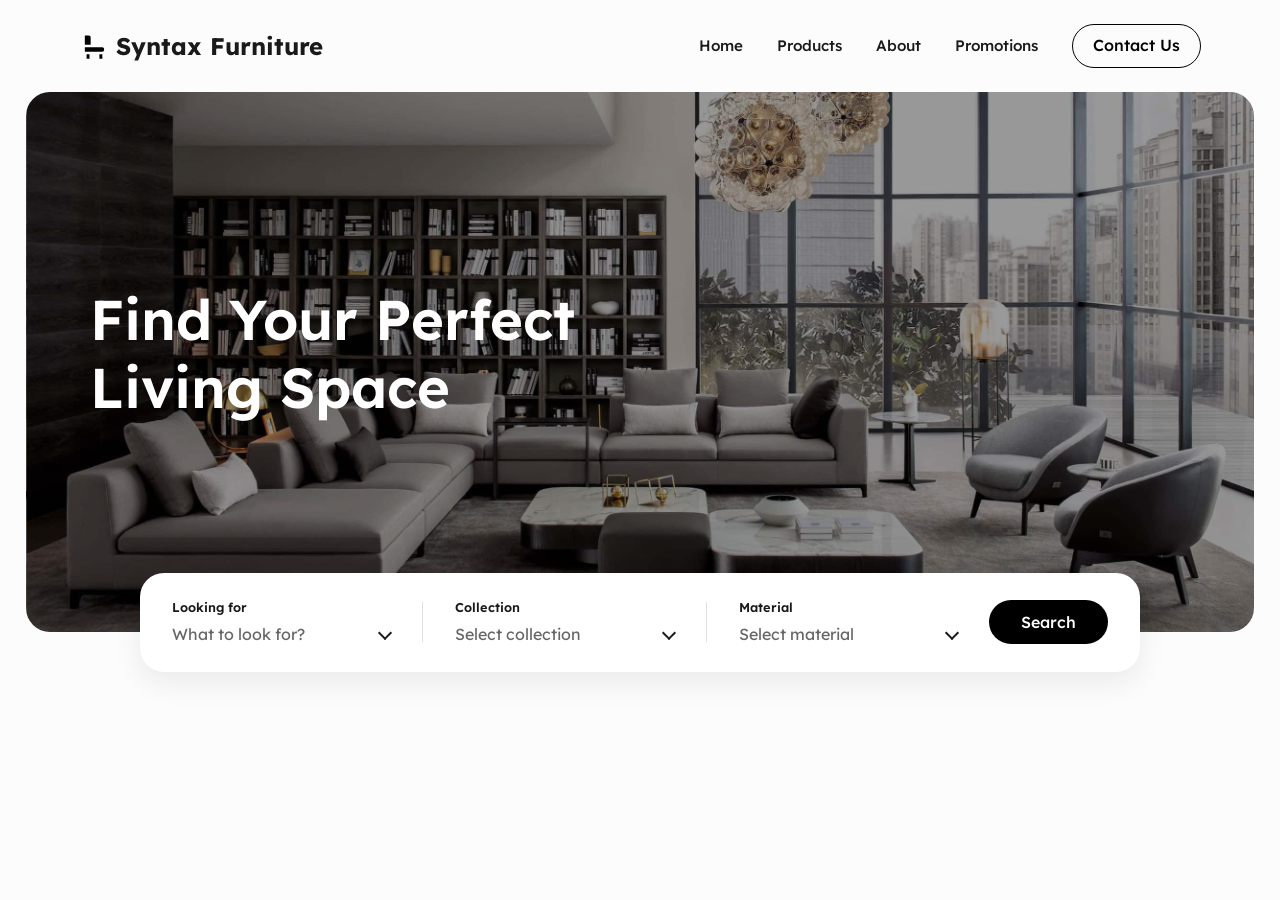
<file: index.html>
<!DOCTYPE html>
<html lang="en">
<head>
    <meta charset="UTF-8">
    <meta name="viewport" content="width=device-width, initial-scale=1.0">
    <title>Syntax Furniture | Home</title>
    <link rel="stylesheet" href="css/styles.css">
</head>
<body>
    <nav>
        <div class="logo"><a href="index.html"><img src="assets/images/chair-logo.svg" alt="" class="logo-icon"><strong>Syntax Furniture</strong></a></div>
        <div class="links">
            <a href="index.html">Home</a>
            <a href="products.html">Products</a>
            <a href="about.html">About</a>
            <a href="promotions.html">Promotions</a>
            <a href="contact.html" class="btn btn-outline">Contact Us</a>
        </div>
    </nav>

    <div class="hero-container">
        <div class="hero">
            <h1>Find Your Perfect<br>Living Space</h1>
            
            <div class="search-bar">
                <div class="search-field">
                    <label>Looking for</label>
                    <div class="custom-select-wrapper">
                        <div class="custom-select">
                            <div class="custom-select-trigger">What to look for?</div>
                            <div class="custom-options">
                                <span class="custom-option">Sofas</span>
                                <span class="custom-option">Tables</span>
                                <span class="custom-option">Chairs</span>
                            </div>
                        </div>
                    </div>
                </div>
                
                <div class="search-divider"></div>
                
                <div class="search-field">
                    <label>Collection</label>
                    <div class="custom-select-wrapper">
                        <div class="custom-select">
                            <div class="custom-select-trigger">Select collection</div>
                            <div class="custom-options">
                                <span class="custom-option">Summer 2026</span>
                                <span class="custom-option">Minimalist Core</span>
                            </div>
                        </div>
                    </div>
                </div>
                
                <div class="search-divider"></div>
                
                <div class="search-field">
                    <label>Material</label>
                    <div class="custom-select-wrapper">
                        <div class="custom-select">
                            <div class="custom-select-trigger">Select material</div>
                            <div class="custom-options">
                                <span class="custom-option">Wood</span>
                                <span class="custom-option">Fabric</span>
                                <span class="custom-option">Metal</span>
                            </div>
                        </div>
                    </div>
                </div>
                
                <button type="button" class="btn" id="home-search-btn">Search</button>
            </div>
        </div>
    </div>

    <div class="container home-search-results" id="home-search-results" hidden>
        <div class="filter-bar">
            <p id="home-results-count" style="font-weight: 500; color: var(--text-muted);">Showing 0 results</p>
        </div>
        <div class="product-grid" id="home-product-grid"></div>
        <p id="home-no-results" class="home-no-results" hidden>No products match your filters. Try adjusting your search.</p>
    </div>

    <script src="js/script.js"></script>
</body>
</html>
</file>
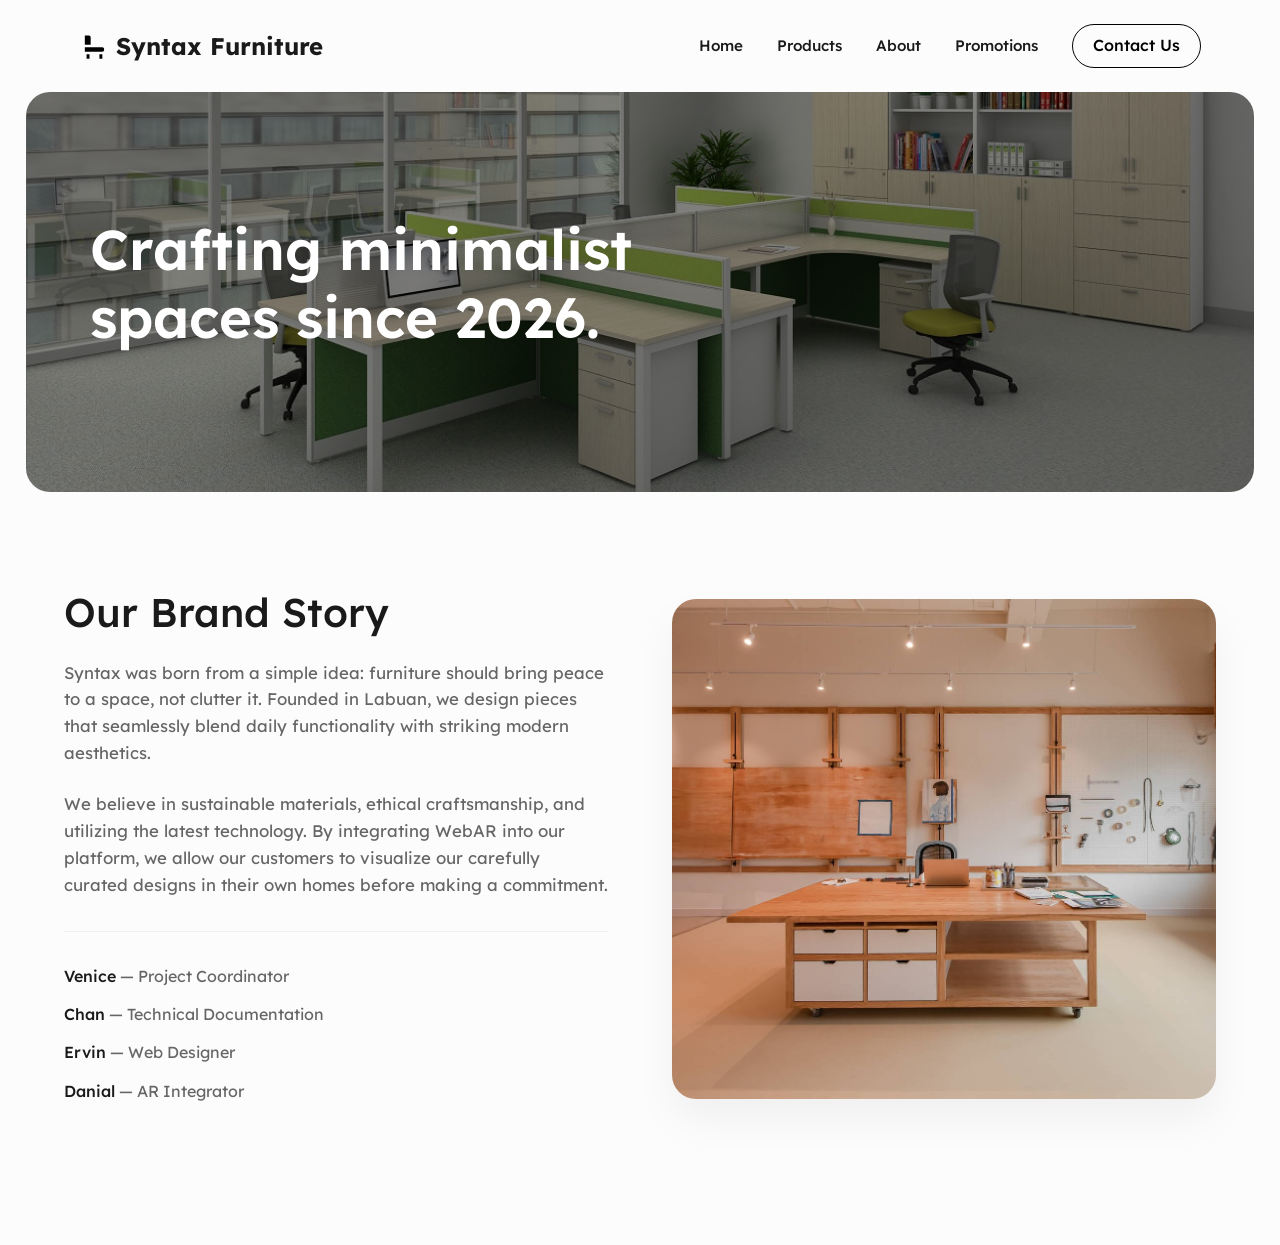
<file: about.html>
<!DOCTYPE html>
<html lang="en">
<head>
    <meta charset="UTF-8">
    <meta name="viewport" content="width=device-width, initial-scale=1.0">
    <title>Syntax Furniture | Brand Story</title>
    <link rel="stylesheet" href="css/styles.css">
</head>
<body>
    <nav>
        <div class="logo"><a href="index.html"><img src="assets/images/chair-logo.svg" alt="" class="logo-icon"><strong>Syntax Furniture</strong></a></div>
        <div class="links">
            <a href="index.html">Home</a>
            <a href="products.html">Products</a>
            <a href="about.html">About</a>
            <a href="promotions.html">Promotions</a>
            <a href="contact.html" class="btn btn-outline">Contact Us</a>
        </div>
    </nav>

    <div class="hero-container">
        <div class="hero" style="background-image: linear-gradient(rgba(0, 0, 0, 0.5), rgba(0, 0, 0, 0.5)), url('assets/images/about-hero.jpg'); min-height: 400px; height: 40vh;">
            <h1>Crafting minimalist<br>spaces since 2026.</h1>
        </div>
    </div>

    <div class="container" style="padding-top: 0;">
        <div class="about-grid">
            <div class="about-text">
                <h2>Our Brand Story</h2>
                <p>Syntax was born from a simple idea: furniture should bring peace to a space, not clutter it. Founded in Labuan, we design pieces that seamlessly blend daily functionality with striking modern aesthetics.</p>
                <p>We believe in sustainable materials, ethical craftsmanship, and utilizing the latest technology. By integrating WebAR into our platform, we allow our customers to visualize our carefully curated designs in their own homes before making a commitment.</p>
                
                <ul class="team-list">
                    <li><strong>Venice</strong> — Project Coordinator</li>
                    <li><strong>Chan</strong> — Technical Documentation</li>
                    <li><strong>Ervin</strong> — Web Designer</li>
                    <li><strong>Danial</strong> — AR Integrator</li>
                </ul>
            </div>
            
            <div>
                <img src="assets/images/about-story.jpg" alt="Furniture Design Studio" class="about-image">
            </div>
        </div>
    </div>

    <script src="js/script.js"></script>
</body>
</html>
</file>
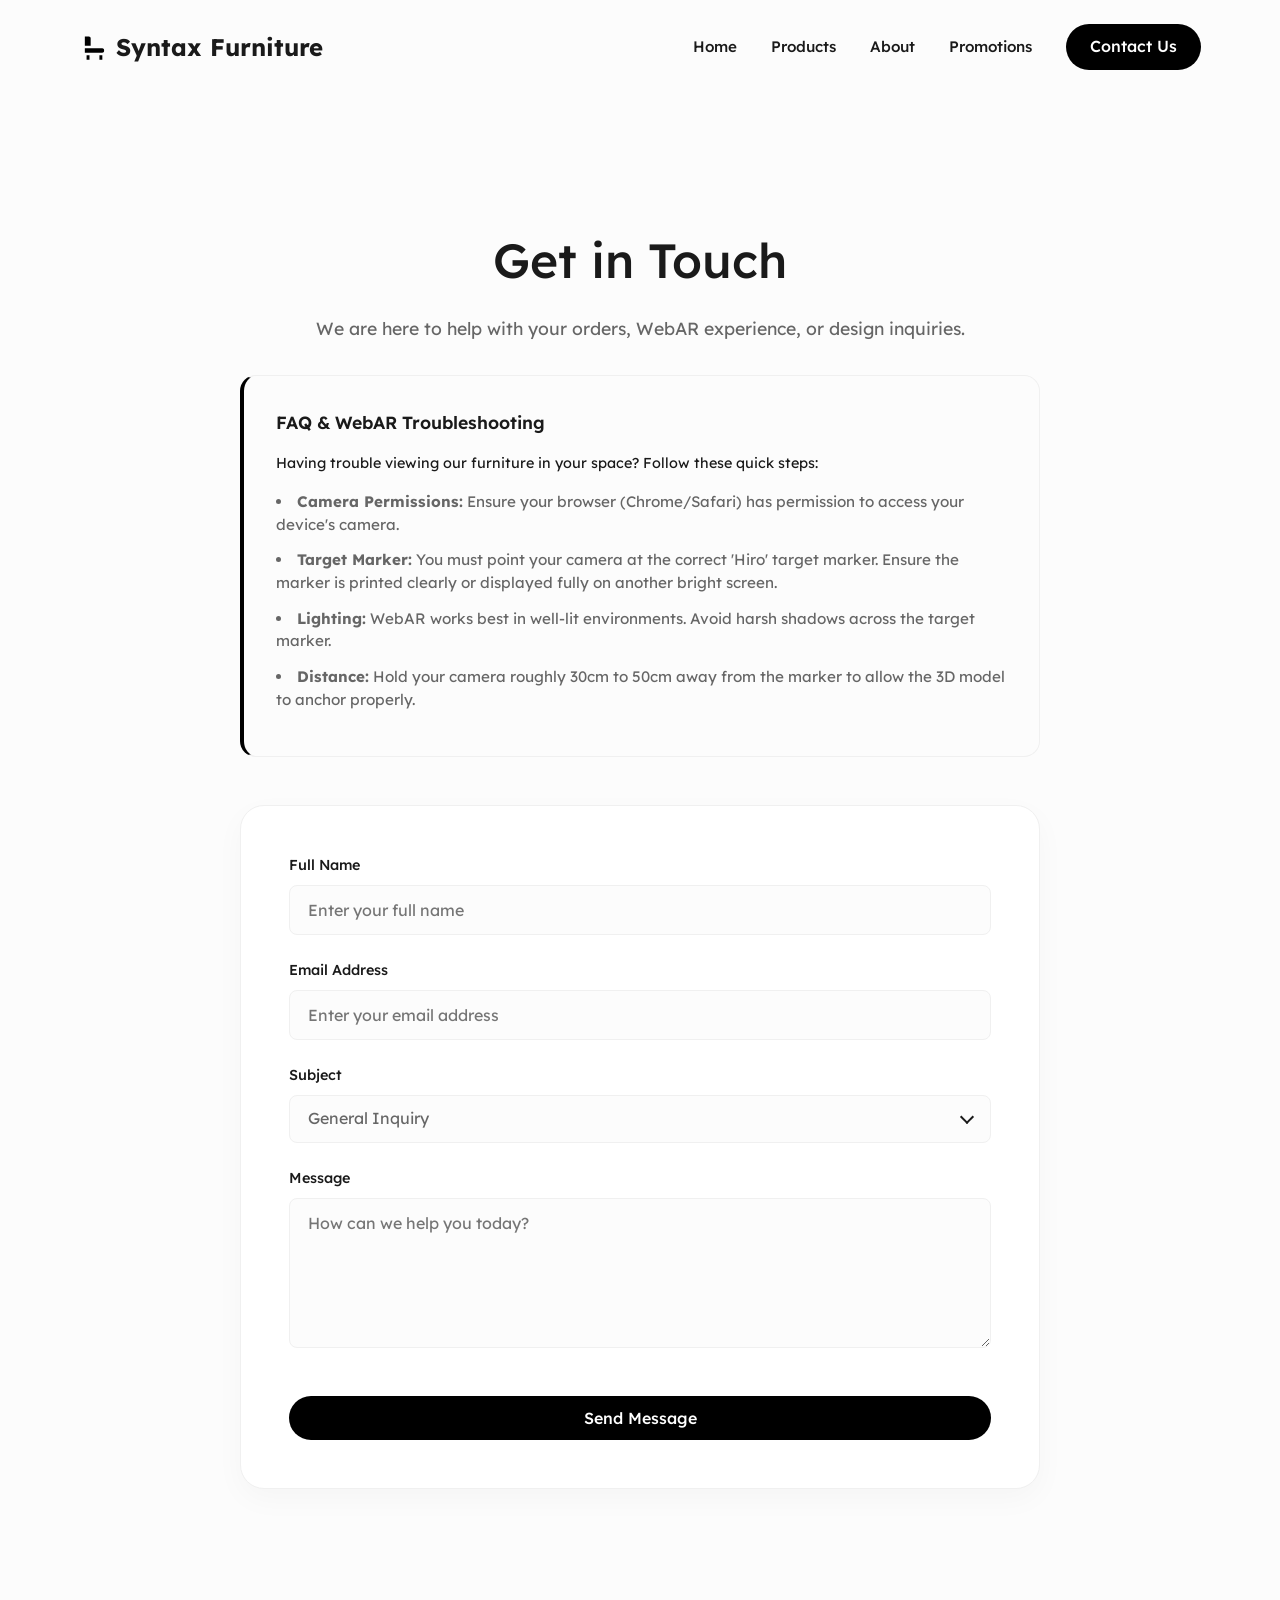
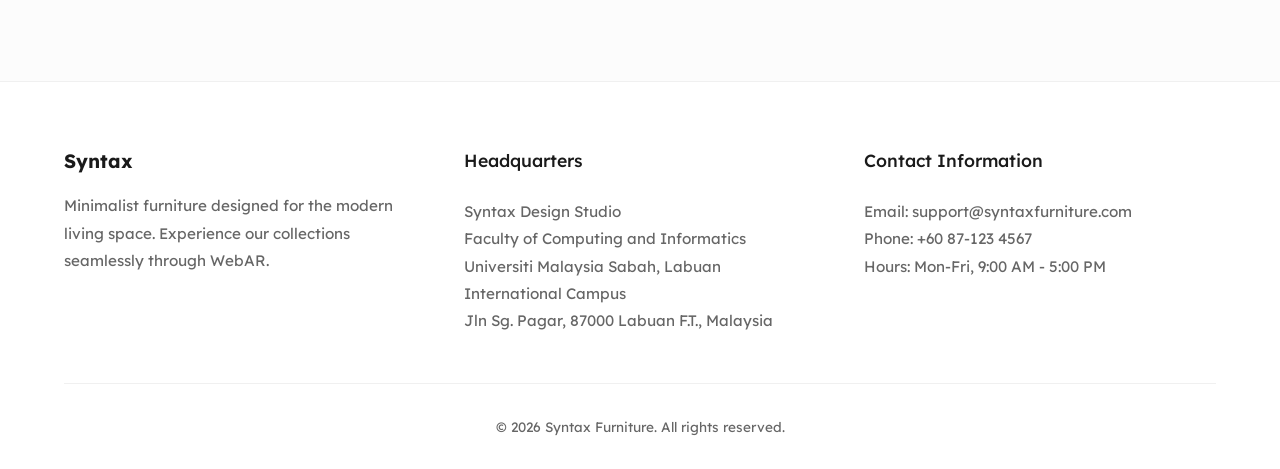
<file: contact.html>
<!DOCTYPE html>
<html lang="en">
<head>
    <meta charset="UTF-8">
    <meta name="viewport" content="width=device-width, initial-scale=1.0">
    <title>Syntax Furniture | Support & Contact</title>
    <link rel="stylesheet" href="css/styles.css">
</head>
<body>
    <nav>
        <div class="logo"><a href="index.html"><img src="assets/images/chair-logo.svg" alt="" class="logo-icon"><strong>Syntax Furniture</strong></a></div>
        <div class="links">
            <a href="index.html">Home</a>
            <a href="products.html">Products</a>
            <a href="about.html">About</a>
            <a href="promotions.html">Promotions</a>
            <a href="contact.html" class="btn" style="padding: 10px 24px;">Contact Us</a>
        </div>
    </nav>

    <!-- Page Header -->
    <div class="page-header">
        <h1>Get in Touch</h1>
        <p>We are here to help with your orders, WebAR experience, or design inquiries.</p>
    </div>

    <div class="container" style="padding-top: 0;">
        
        <!-- Centered Vertical Stack -->
        <div class="contact-stack">
            
            <!-- 1. WebAR Troubleshooting Guide First -->
            <div class="ar-guide-box">
                <h4>FAQ & WebAR Troubleshooting</h4>
                <p style="font-size: 0.9rem; margin-bottom: 1rem;">Having trouble viewing our furniture in your space? Follow these quick steps:</p>
                <ul>
                    <li><strong>Camera Permissions:</strong> Ensure your browser (Chrome/Safari) has permission to access your device's camera.</li>
                    <li><strong>Target Marker:</strong> You must point your camera at the correct 'Hiro' target marker. Ensure the marker is printed clearly or displayed fully on another bright screen.</li>
                    <li><strong>Lighting:</strong> WebAR works best in well-lit environments. Avoid harsh shadows across the target marker.</li>
                    <li><strong>Distance:</strong> Hold your camera roughly 30cm to 50cm away from the marker to allow the 3D model to anchor properly.</li>
                </ul>
            </div>

            <!-- 2. Contact Form Second -->
            <form class="contact-form" action="#" method="POST">
                <div class="form-group">
                    <label for="name">Full Name</label>
                    <input type="text" id="name" class="form-control" placeholder="Enter your full name" required>
                </div>
                
                <div class="form-group">
                    <label for="email">Email Address</label>
                    <input type="email" id="email" class="form-control" placeholder="Enter your email address" required>
                </div>
                
                <div class="form-group">
                    <label for="subject">Subject</label>
                    <div class="custom-select-wrapper" style="border: 1px solid var(--light-gray); border-radius: var(--radius-sm); padding: 10px 18px; background: var(--bg-color);">
                        <div class="custom-select">
                            <div class="custom-select-trigger">General Inquiry</div>
                            <div class="custom-options">
                                <span class="custom-option">General Inquiry</span>
                                <span class="custom-option">Order Support</span>
                                <span class="custom-option">WebAR Troubleshooting</span>
                                <span class="custom-option">Press & Media</span>
                            </div>
                        </div>
                    </div>
                </div>
                
                <div class="form-group">
                    <label for="message">Message</label>
                    <textarea id="message" class="form-control" placeholder="How can we help you today?" required></textarea>
                </div>
                
                <button type="submit" class="btn" style="width: 100%;">Send Message</button>
            </form>

        </div>
    </div>

    <!-- 3. Global Footer at the Bottom -->
    <footer>
        <div class="footer-grid">
            <div class="footer-col">
                <div class="logo" style="margin-bottom: 1rem; font-size: 1.2rem;"><strong>Syntax</strong></div>
                <p>Minimalist furniture designed for the modern living space. Experience our collections seamlessly through WebAR.</p>
            </div>
            <div class="footer-col">
                <h3>Headquarters</h3>
                <p>Syntax Design Studio<br>
                   Faculty of Computing and Informatics<br>
                   Universiti Malaysia Sabah, Labuan International Campus<br>
                   Jln Sg. Pagar, 87000 Labuan F.T., Malaysia</p>
            </div>
            <div class="footer-col">
                <h3>Contact Information</h3>
                <p>Email: support@syntaxfurniture.com<br>
                   Phone: +60 87-123 4567<br>
                   Hours: Mon-Fri, 9:00 AM - 5:00 PM</p>
            </div>
        </div>
        <div class="footer-bottom">
            <p>&copy; 2026 Syntax Furniture. All rights reserved.</p>
        </div>
    </footer>

    <script src="js/script.js"></script>
</body>
</html>
</file>
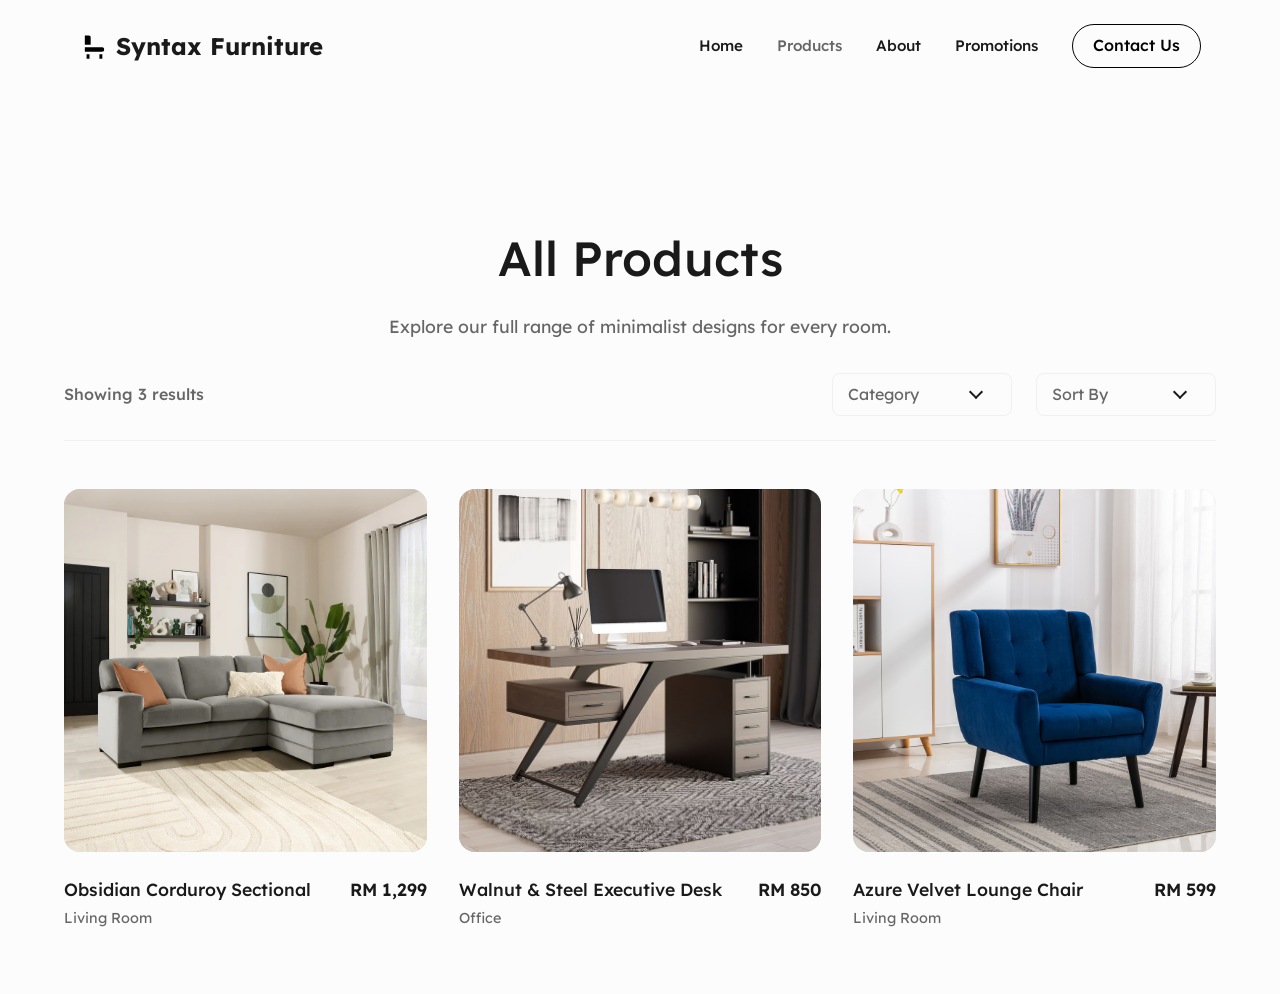
<file: products.html>
<!DOCTYPE html>
<html lang="en">
<head>
    <meta charset="UTF-8">
    <meta name="viewport" content="width=device-width, initial-scale=1.0">
    <title>Syntax Furniture | Products</title>
    <link rel="stylesheet" href="css/styles.css">
</head>
<body>
    <nav>
        <div class="logo"><a href="index.html"><img src="assets/images/chair-logo.svg" alt="" class="logo-icon"><strong>Syntax Furniture</strong></a></div>
        <div class="links">
            <a href="index.html">Home</a>
            <a href="products.html" style="color: var(--text-muted);">Products</a>
            <a href="about.html">About</a>
            <a href="promotions.html">Promotions</a>
            <a href="contact.html" class="btn btn-outline">Contact Us</a>
        </div>
    </nav>

    <div class="page-header">
        <h1>All Products</h1>
        <p>Explore our full range of minimalist designs for every room.</p>
    </div>

    <div class="container" style="padding-top: 0;">
        
        <div class="filter-bar">
            <p style="font-weight: 500; color: var(--text-muted);">Showing 3 results</p>
            
            <div class="filter-group">
                <div class="custom-select-wrapper">
                    <div class="custom-select">
                        <div class="custom-select-trigger">Category</div>
                        <div class="custom-options">
                            <span class="custom-option">All</span>
                            <span class="custom-option">Living Room</span>
                            <span class="custom-option">Bedroom</span>
                            <span class="custom-option">Office</span>
                        </div>
                    </div>
                </div>

                <div class="custom-select-wrapper">
                    <div class="custom-select">
                        <div class="custom-select-trigger">Sort By</div>
                        <div class="custom-options">
                            <span class="custom-option">Newest</span>
                            <span class="custom-option">Price: Low to High</span>
                            <span class="custom-option">Price: High to Low</span>
                        </div>
                    </div>
                </div>
            </div>
        </div>

        <div class="product-grid">
            <div class="card">
                <a href="product-detail/product-detail.html"><img src="assets/images/sofa-2d.png" alt="Obsidian Corduroy Sectional"></a>
                <div class="card-info">
                    <div>
                        <h3>Obsidian Corduroy Sectional</h3>
                        <p class="subtitle">Living Room</p>
                    </div>
                    <p class="price">RM 1,299</p>
                </div>
            </div>
            
            <div class="card">
                <a href="product-detail/product-detail-2.html"><img src="assets/images/desk-2d.jpg" alt="Walnut & Steel Executive Desk"></a>
                <div class="card-info">
                    <div>
                        <h3>Walnut & Steel Executive Desk</h3>
                        <p class="subtitle">Office</p>
                    </div>
                    <p class="price">RM 850</p>
                </div>
            </div>

            <div class="card">
                <a href="product-detail/product-detail-3.html"><img src="assets/images/chair-2d.png" alt="Azure Velvet Lounge Chair"></a>
                <div class="card-info">
                    <div>
                        <h3>Azure Velvet Lounge Chair</h3>
                        <p class="subtitle">Living Room</p>
                    </div>
                    <p class="price">RM 599</p>
                </div>
            </div>

        </div>
    </div>

    <script src="js/script.js"></script>
</body>
</html>
</file>
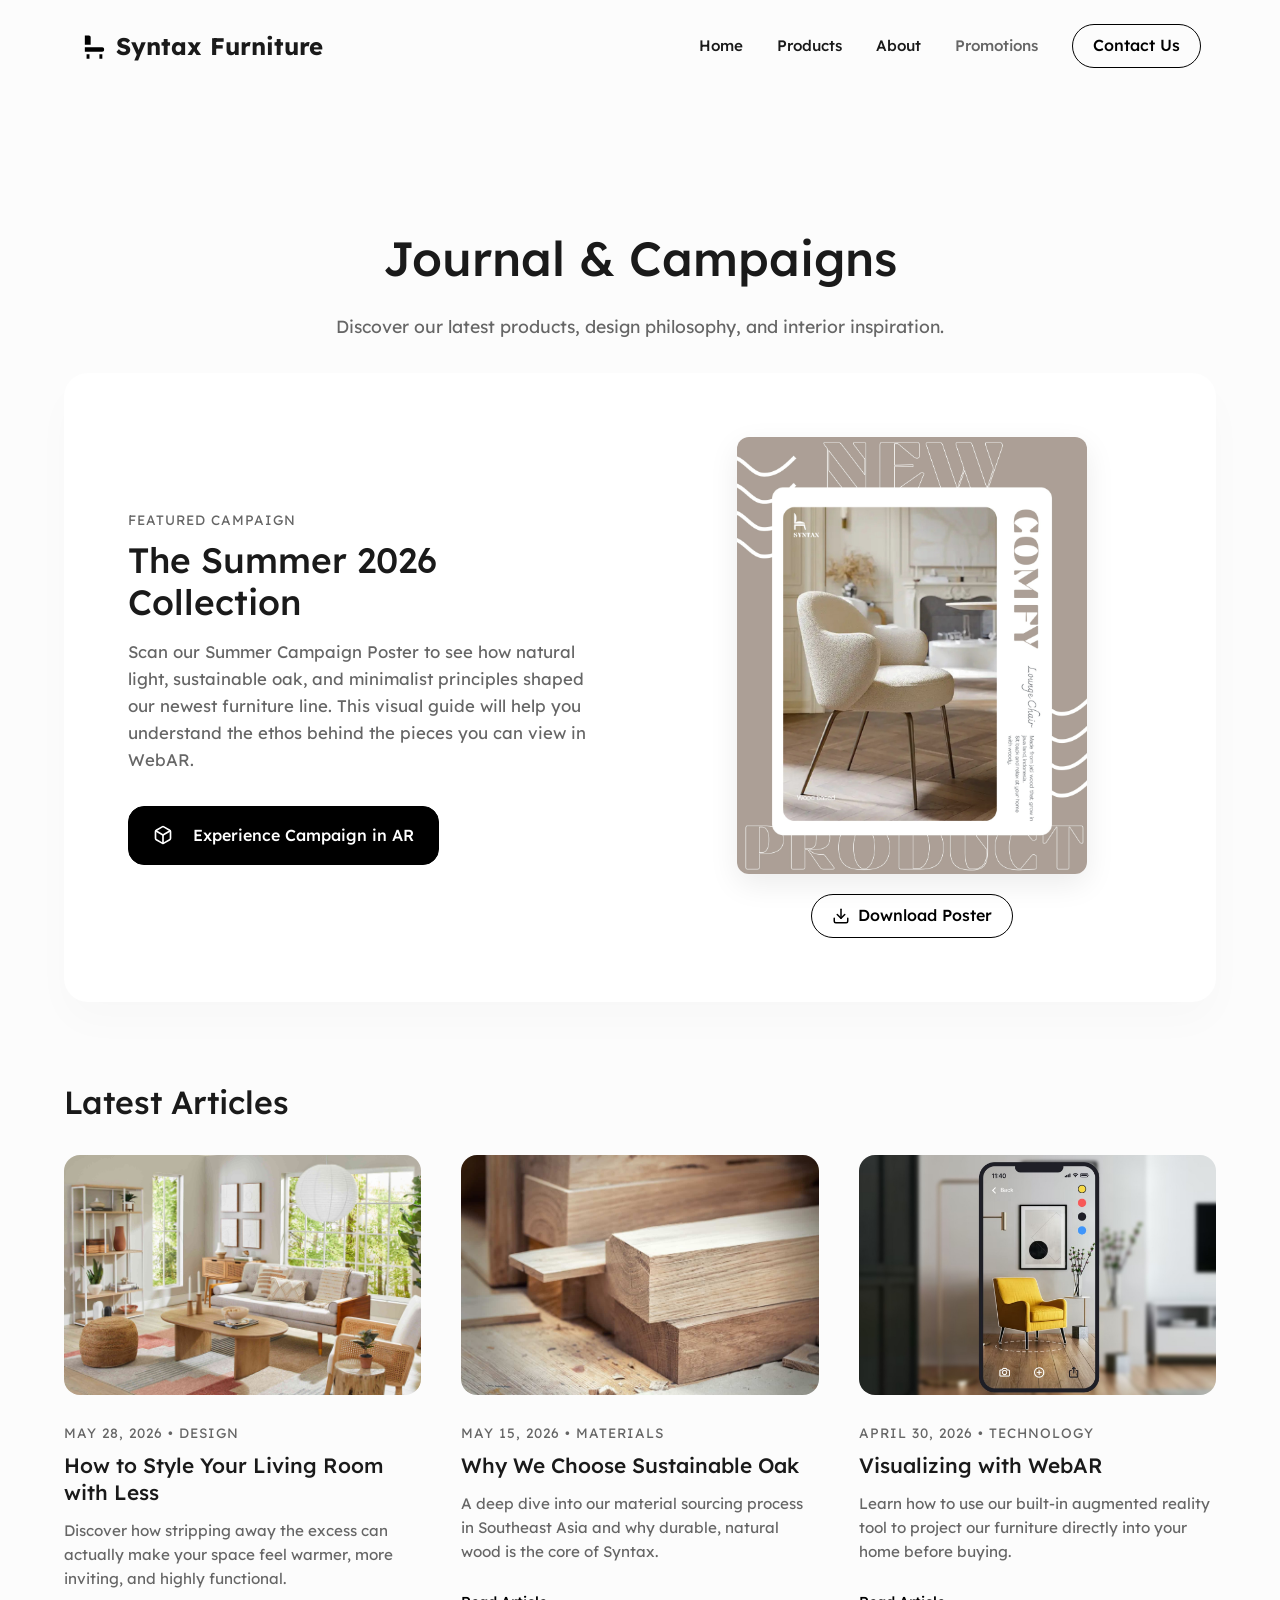
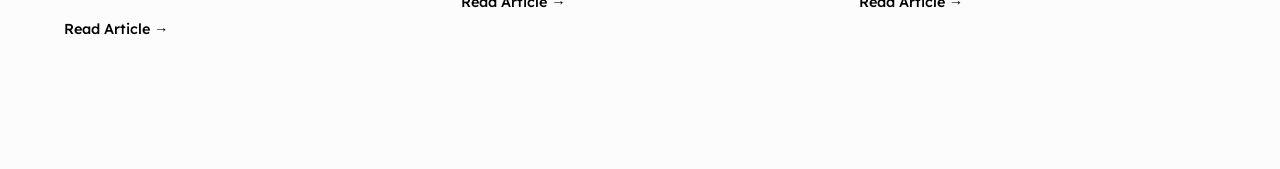
<file: promotions.html>
<!DOCTYPE html>
<html lang="en">
<head>
    <meta charset="UTF-8">
    <meta name="viewport" content="width=device-width, initial-scale=1.0">
    <title>Syntax Furniture | Promotions</title>
    <link rel="stylesheet" href="css/styles.css">
</head>
<body>
    <nav>
        <div class="logo"><a href="index.html"><img src="assets/images/chair-logo.svg" alt="" class="logo-icon"><strong>Syntax Furniture</strong></a></div>
        <div class="links">
            <a href="index.html">Home</a>
            <a href="products.html">Products</a>
            <a href="about.html">About</a>
            <a href="promotions.html" style="color: var(--text-muted);">Promotions</a>
            <a href="contact.html" class="btn btn-outline">Contact Us</a>
        </div>
    </nav>

    <div class="page-header">
        <h1>Journal & Campaigns</h1>
        <p>Discover our latest products, design philosophy, and interior inspiration.</p>
    </div>

    <div class="container" style="padding-top: 0;">
        
        <div class="campaign-section">
            <div class="campaign-text">
                <span class="blog-date">Featured Campaign</span>
                <h2>The Summer 2026 Collection</h2>
                <p>
                    Scan our Summer Campaign Poster to see how natural light, sustainable oak, and minimalist principles shaped our newest furniture line. This visual guide will help you understand the ethos behind the pieces you can view in WebAR.
                </p>
                <a href="ar/ar-promotion.html" class="btn btn-ar" style="display: inline-flex; width: fit-content; margin-top: 15px;">
                    <svg viewBox="0 0 24 24" fill="none" stroke="currentColor" stroke-width="2" stroke-linecap="round" stroke-linejoin="round" style="margin-right: 8px;">
                        <path d="M21 16V8a2 2 0 0 0-1-1.73l-7-4a2 2 0 0 0-2 0l-7 4A2 2 0 0 0 3 8v8a2 2 0 0 0 1 1.73l7 4a2 2 0 0 0 2 0l7-4A2 2 0 0 0 21 16z"></path>
                        <polyline points="3.27 6.96 12 12.01 20.73 6.96"></polyline>
                        <line x1="12" y1="22.08" x2="12" y2="12"></line>
                    </svg>
                    Experience Campaign in AR
                </a>
            </div>
            
            <div style="display: flex; flex-direction: column; align-items: center; justify-content: center; width: 100%;">
                
                <img src="assets/images/promotion.jpeg" alt="Summer 2026 Campaign Poster" style="width: 75%; max-width: 350px; height: auto; border-radius: 12px; box-shadow: 0 10px 30px rgba(0,0,0,0.08); margin-bottom: 20px;">
                
                <a href="assets/images/promotion.jpeg" download="Syntax_Summer_Campaign_Poster.jpg" class="btn btn-outline" style="display: inline-flex; align-items: center;">
                    <svg width="18" height="18" viewBox="0 0 24 24" fill="none" stroke="currentColor" stroke-width="2" stroke-linecap="round" stroke-linejoin="round" style="margin-right: 8px;">
                        <path d="M21 15v4a2 2 0 0 1-2 2H5a2 2 0 0 1-2-2v-4"></path>
                        <polyline points="7 10 12 15 17 10"></polyline>
                        <line x1="12" y1="15" x2="12" y2="3"></line>
                    </svg>
                    Download Poster
                </a>

            </div>
        </div>

        <div class="section-header">
            <h2>Latest Articles</h2>
        </div>

        <div class="blog-grid">
            <div class="blog-card">
                <a href="articles/article-1.html"><img src="assets/images/blog-1.jpg" alt="Minimalist Living Room" class="blog-image"></a>
                <span class="blog-date">May 28, 2026 • Design</span>
                <a href="articles/article-1.html" style="text-decoration: none; color: inherit;"><h3 class="blog-title">How to Style Your Living Room with Less</h3></a>
                <p class="blog-excerpt">Discover how stripping away the excess can actually make your space feel warmer, more inviting, and highly functional.</p>
                <a href="articles/article-1.html" class="link-view-all" style="font-size: 0.9rem;">Read Article &rarr;</a>
            </div>

            <div class="blog-card">
                <a href="articles/article-2.html"><img src="assets/images/blog-2.jpg" alt="Oak Wood Textures" class="blog-image"></a>
                <span class="blog-date">May 15, 2026 • Materials</span>
                <a href="articles/article-2.html" style="text-decoration: none; color: inherit;"><h3 class="blog-title">Why We Choose Sustainable Oak</h3></a>
                <p class="blog-excerpt">A deep dive into our material sourcing process in Southeast Asia and why durable, natural wood is the core of Syntax.</p>
                <a href="articles/article-2.html" class="link-view-all" style="font-size: 0.9rem;">Read Article &rarr;</a>
            </div>

            <div class="blog-card">
                <a href="articles/article-3.html"><img src="assets/images/blog-3.jpg" alt="WebAR Phone Mockup" class="blog-image"></a>
                <span class="blog-date">April 30, 2026 • Technology</span>
                <a href="articles/article-3.html" style="text-decoration: none; color: inherit;"><h3 class="blog-title">Visualizing with WebAR</h3></a>
                <p class="blog-excerpt">Learn how to use our built-in augmented reality tool to project our furniture directly into your home before buying.</p>
                <a href="articles/article-3.html" class="link-view-all" style="font-size: 0.9rem;">Read Article &rarr;</a>
            </div>
        </div>

    </div>

    <script src="js/script.js"></script>
</body>
</html>
</file>
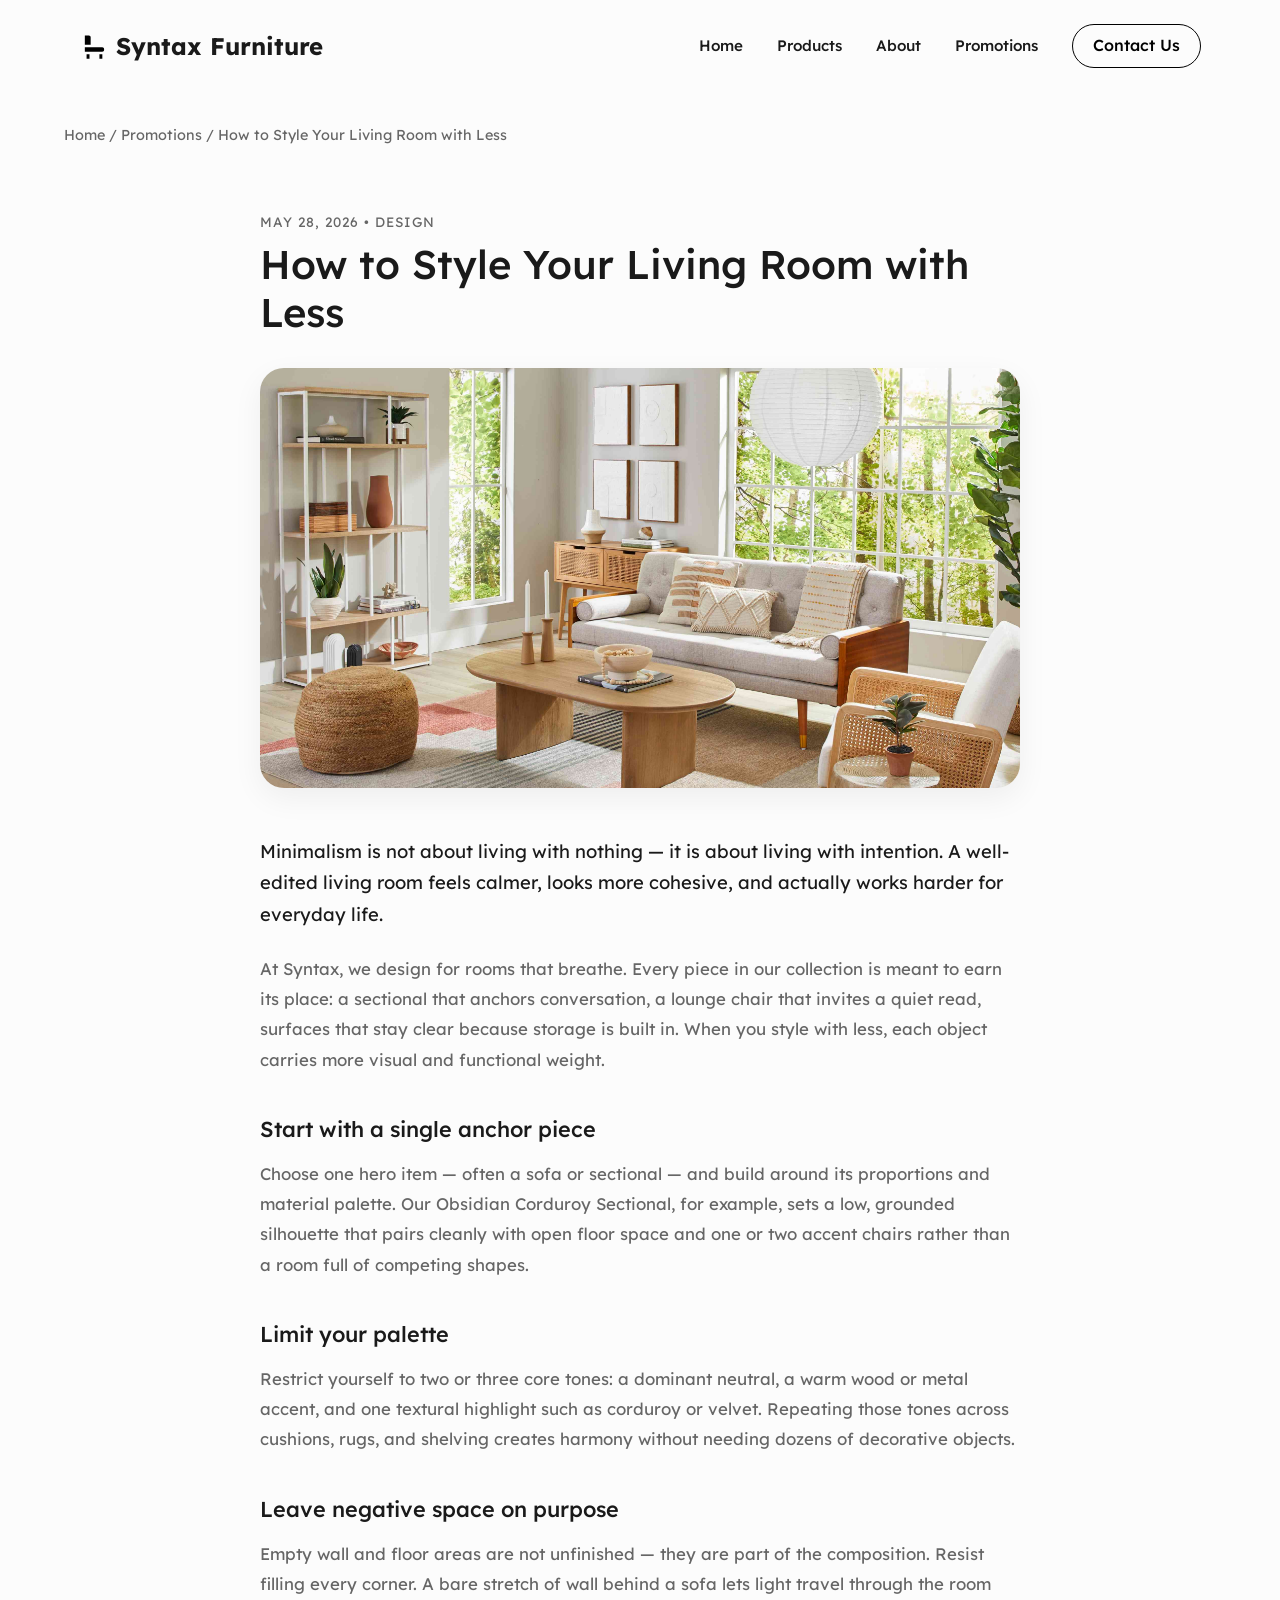
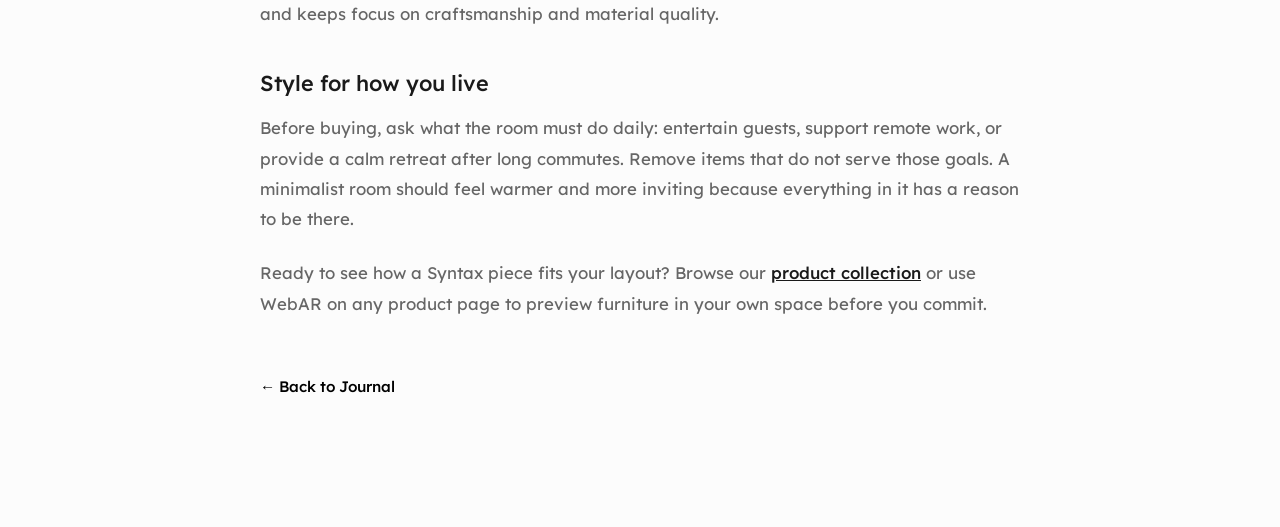
<file: articles/article-1.html>
<!DOCTYPE html>
<html lang="en">
<head>
    <meta charset="UTF-8">
    <meta name="viewport" content="width=device-width, initial-scale=1.0">
    <title>Syntax Furniture | How to Style Your Living Room with Less</title>
    <link rel="stylesheet" href="../css/styles.css">
</head>
<body>
    <nav>
        <div class="logo"><a href="../index.html"><img src="../assets/images/chair-logo.svg" alt="" class="logo-icon"><strong>Syntax Furniture</strong></a></div>
        <div class="links">
            <a href="../index.html">Home</a>
            <a href="../products.html">Products</a>
            <a href="../about.html">About</a>
            <a href="../promotions.html">Promotions</a>
            <a href="../contact.html" class="btn btn-outline">Contact Us</a>
        </div>
    </nav>

    <div class="breadcrumb">
        <a href="../index.html">Home</a> / <a href="../promotions.html">Promotions</a> / How to Style Your Living Room with Less
    </div>

    <div class="container">
        <article class="article-detail">
            <span class="blog-date">May 28, 2026 • Design</span>
            <h1>How to Style Your Living Room with Less</h1>

            <img src="../assets/images/blog-1.jpg" alt="Minimalist living room with neutral tones and curated furniture" class="article-hero">

            <div class="article-body">
                <p class="article-lead">Minimalism is not about living with nothing — it is about living with intention. A well-edited living room feels calmer, looks more cohesive, and actually works harder for everyday life.</p>

                <p>At Syntax, we design for rooms that breathe. Every piece in our collection is meant to earn its place: a sectional that anchors conversation, a lounge chair that invites a quiet read, surfaces that stay clear because storage is built in. When you style with less, each object carries more visual and functional weight.</p>

                <h2>Start with a single anchor piece</h2>
                <p>Choose one hero item — often a sofa or sectional — and build around its proportions and material palette. Our Obsidian Corduroy Sectional, for example, sets a low, grounded silhouette that pairs cleanly with open floor space and one or two accent chairs rather than a room full of competing shapes.</p>

                <h2>Limit your palette</h2>
                <p>Restrict yourself to two or three core tones: a dominant neutral, a warm wood or metal accent, and one textural highlight such as corduroy or velvet. Repeating those tones across cushions, rugs, and shelving creates harmony without needing dozens of decorative objects.</p>

                <h2>Leave negative space on purpose</h2>
                <p>Empty wall and floor areas are not unfinished — they are part of the composition. Resist filling every corner. A bare stretch of wall behind a sofa lets light travel through the room and keeps focus on craftsmanship and material quality.</p>

                <h2>Style for how you live</h2>
                <p>Before buying, ask what the room must do daily: entertain guests, support remote work, or provide a calm retreat after long commutes. Remove items that do not serve those goals. A minimalist room should feel warmer and more inviting because everything in it has a reason to be there.</p>

                <p>Ready to see how a Syntax piece fits your layout? Browse our <a href="../products.html">product collection</a> or use WebAR on any product page to preview furniture in your own space before you commit.</p>
            </div>

            <a href="../promotions.html" class="article-back link-view-all">← Back to Journal</a>
        </article>
    </div>

    <script src="../js/script.js"></script>
</body>
</html>
</file>
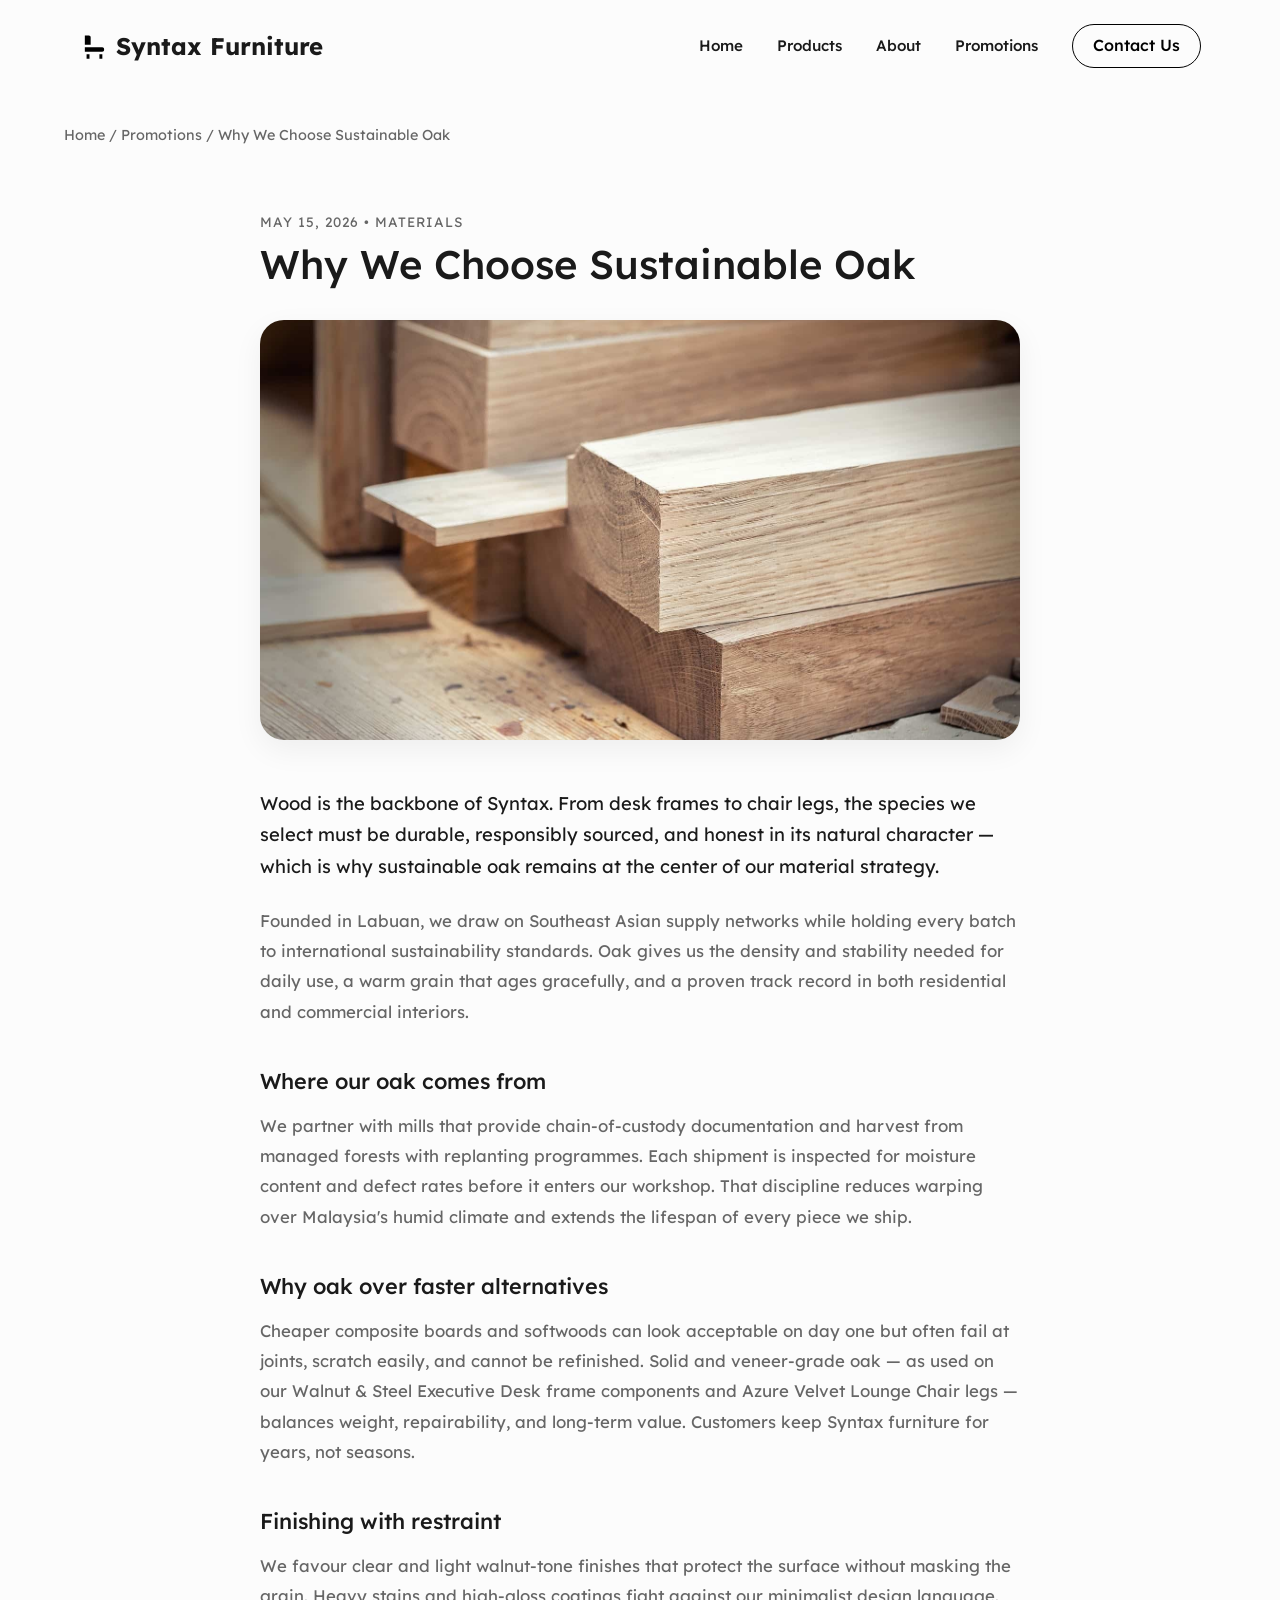
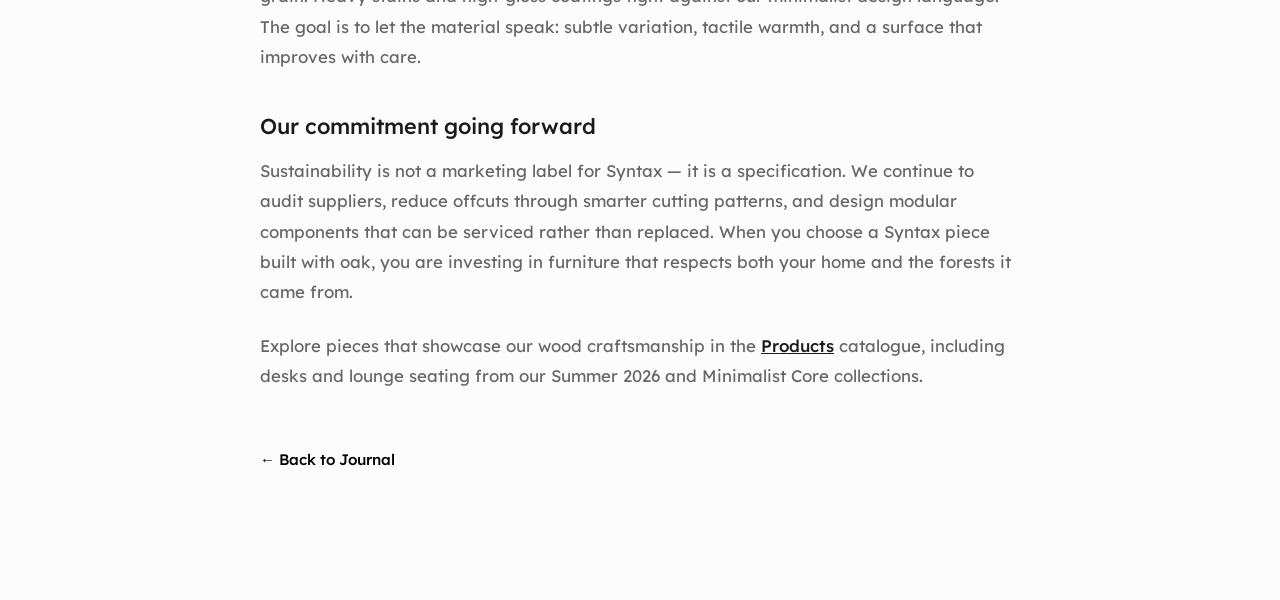
<file: articles/article-2.html>
<!DOCTYPE html>
<html lang="en">
<head>
    <meta charset="UTF-8">
    <meta name="viewport" content="width=device-width, initial-scale=1.0">
    <title>Syntax Furniture | Why We Choose Sustainable Oak</title>
    <link rel="stylesheet" href="../css/styles.css">
</head>
<body>
    <nav>
        <div class="logo"><a href="../index.html"><img src="../assets/images/chair-logo.svg" alt="" class="logo-icon"><strong>Syntax Furniture</strong></a></div>
        <div class="links">
            <a href="../index.html">Home</a>
            <a href="../products.html">Products</a>
            <a href="../about.html">About</a>
            <a href="../promotions.html">Promotions</a>
            <a href="../contact.html" class="btn btn-outline">Contact Us</a>
        </div>
    </nav>

    <div class="breadcrumb">
        <a href="../index.html">Home</a> / <a href="../promotions.html">Promotions</a> / Why We Choose Sustainable Oak
    </div>

    <div class="container">
        <article class="article-detail">
            <span class="blog-date">May 15, 2026 • Materials</span>
            <h1>Why We Choose Sustainable Oak</h1>

            <img src="../assets/images/blog-2.jpg" alt="Close-up of sustainable oak wood grain and texture" class="article-hero">

            <div class="article-body">
                <p class="article-lead">Wood is the backbone of Syntax. From desk frames to chair legs, the species we select must be durable, responsibly sourced, and honest in its natural character — which is why sustainable oak remains at the center of our material strategy.</p>

                <p>Founded in Labuan, we draw on Southeast Asian supply networks while holding every batch to international sustainability standards. Oak gives us the density and stability needed for daily use, a warm grain that ages gracefully, and a proven track record in both residential and commercial interiors.</p>

                <h2>Where our oak comes from</h2>
                <p>We partner with mills that provide chain-of-custody documentation and harvest from managed forests with replanting programmes. Each shipment is inspected for moisture content and defect rates before it enters our workshop. That discipline reduces warping over Malaysia's humid climate and extends the lifespan of every piece we ship.</p>

                <h2>Why oak over faster alternatives</h2>
                <p>Cheaper composite boards and softwoods can look acceptable on day one but often fail at joints, scratch easily, and cannot be refinished. Solid and veneer-grade oak — as used on our Walnut & Steel Executive Desk frame components and Azure Velvet Lounge Chair legs — balances weight, repairability, and long-term value. Customers keep Syntax furniture for years, not seasons.</p>

                <h2>Finishing with restraint</h2>
                <p>We favour clear and light walnut-tone finishes that protect the surface without masking the grain. Heavy stains and high-gloss coatings fight against our minimalist design language. The goal is to let the material speak: subtle variation, tactile warmth, and a surface that improves with care.</p>

                <h2>Our commitment going forward</h2>
                <p>Sustainability is not a marketing label for Syntax — it is a specification. We continue to audit suppliers, reduce offcuts through smarter cutting patterns, and design modular components that can be serviced rather than replaced. When you choose a Syntax piece built with oak, you are investing in furniture that respects both your home and the forests it came from.</p>

                <p>Explore pieces that showcase our wood craftsmanship in the <a href="../products.html">Products</a> catalogue, including desks and lounge seating from our Summer 2026 and Minimalist Core collections.</p>
            </div>

            <a href="../promotions.html" class="article-back link-view-all">← Back to Journal</a>
        </article>
    </div>

    <script src="../js/script.js"></script>
</body>
</html>
</file>
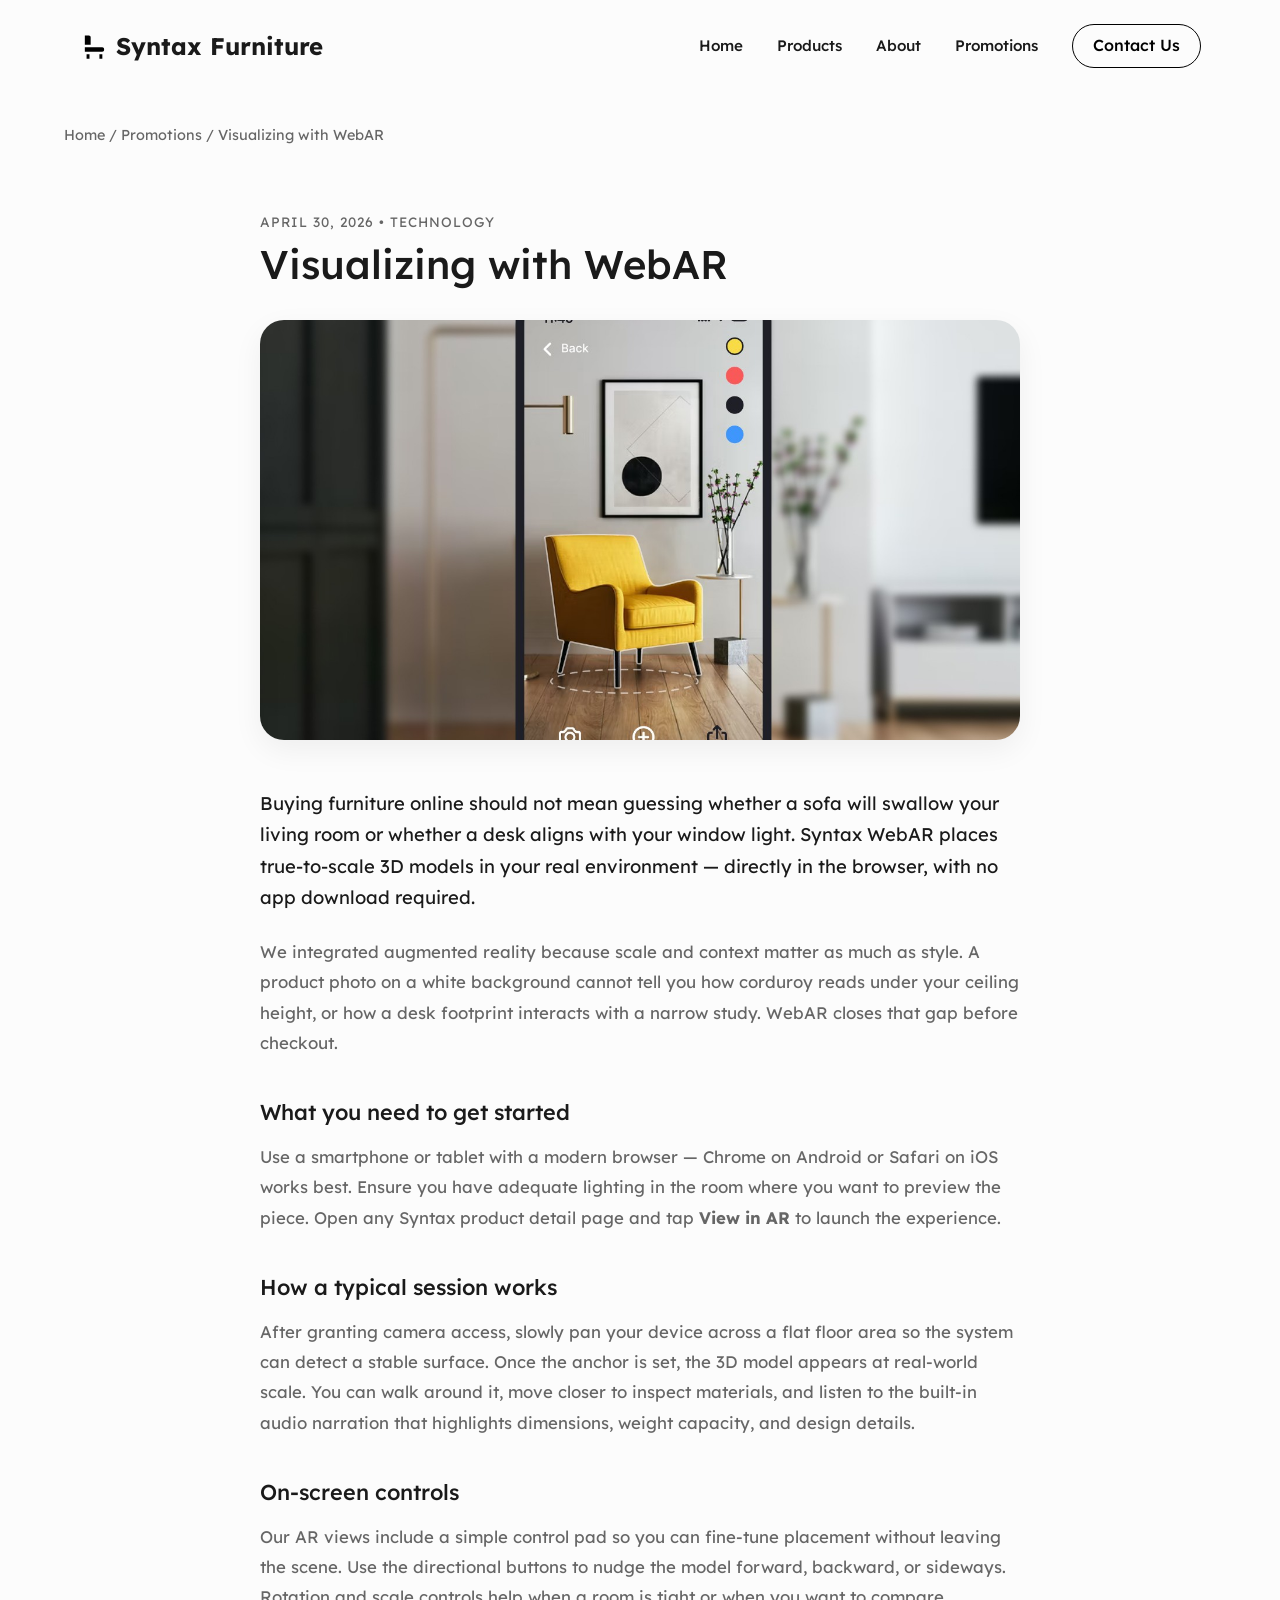
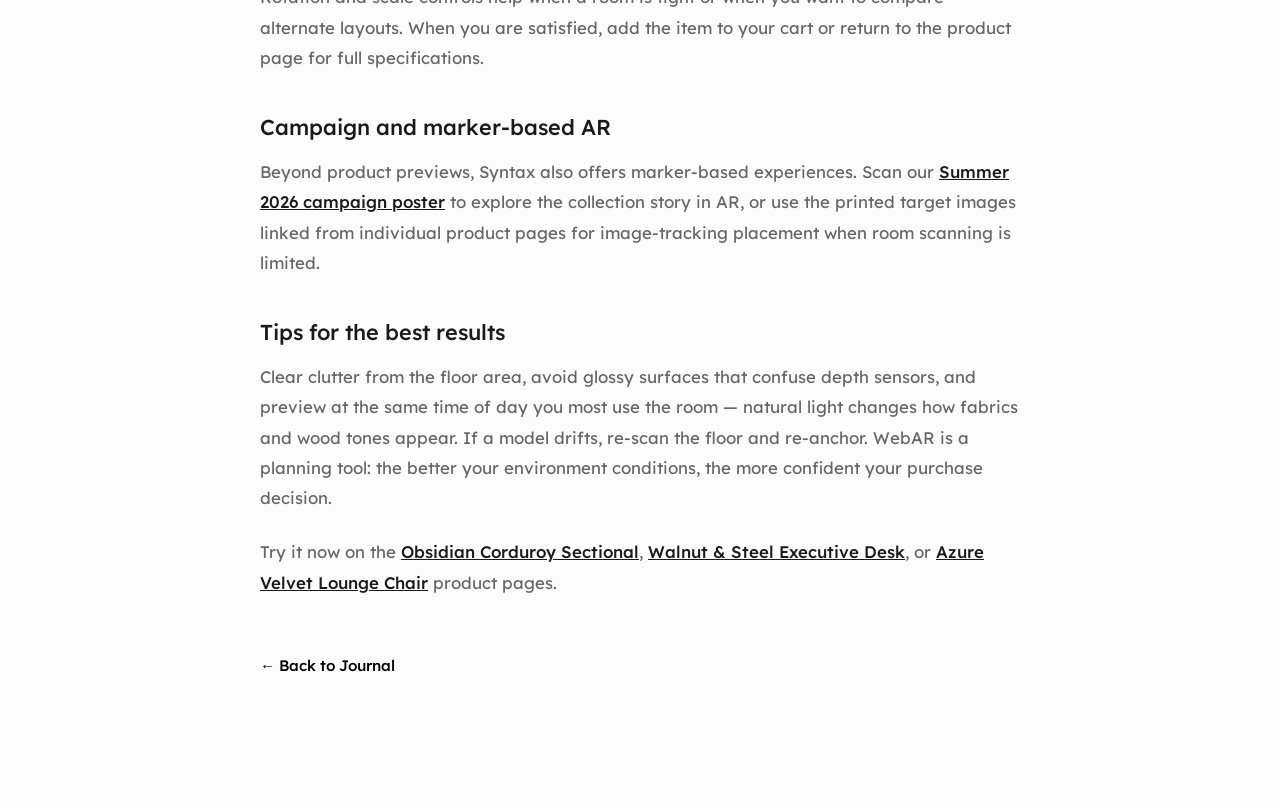
<file: articles/article-3.html>
<!DOCTYPE html>
<html lang="en">
<head>
    <meta charset="UTF-8">
    <meta name="viewport" content="width=device-width, initial-scale=1.0">
    <title>Syntax Furniture | Visualizing with WebAR</title>
    <link rel="stylesheet" href="../css/styles.css">
</head>
<body>
    <nav>
        <div class="logo"><a href="../index.html"><img src="../assets/images/chair-logo.svg" alt="" class="logo-icon"><strong>Syntax Furniture</strong></a></div>
        <div class="links">
            <a href="../index.html">Home</a>
            <a href="../products.html">Products</a>
            <a href="../about.html">About</a>
            <a href="../promotions.html">Promotions</a>
            <a href="../contact.html" class="btn btn-outline">Contact Us</a>
        </div>
    </nav>

    <div class="breadcrumb">
        <a href="../index.html">Home</a> / <a href="../promotions.html">Promotions</a> / Visualizing with WebAR
    </div>

    <div class="container">
        <article class="article-detail">
            <span class="blog-date">April 30, 2026 • Technology</span>
            <h1>Visualizing with WebAR</h1>

            <img src="../assets/images/blog-3.jpg" alt="Phone displaying Syntax furniture in augmented reality" class="article-hero">

            <div class="article-body">
                <p class="article-lead">Buying furniture online should not mean guessing whether a sofa will swallow your living room or whether a desk aligns with your window light. Syntax WebAR places true-to-scale 3D models in your real environment — directly in the browser, with no app download required.</p>

                <p>We integrated augmented reality because scale and context matter as much as style. A product photo on a white background cannot tell you how corduroy reads under your ceiling height, or how a desk footprint interacts with a narrow study. WebAR closes that gap before checkout.</p>

                <h2>What you need to get started</h2>
                <p>Use a smartphone or tablet with a modern browser — Chrome on Android or Safari on iOS works best. Ensure you have adequate lighting in the room where you want to preview the piece. Open any Syntax product detail page and tap <strong>View in AR</strong> to launch the experience.</p>

                <h2>How a typical session works</h2>
                <p>After granting camera access, slowly pan your device across a flat floor area so the system can detect a stable surface. Once the anchor is set, the 3D model appears at real-world scale. You can walk around it, move closer to inspect materials, and listen to the built-in audio narration that highlights dimensions, weight capacity, and design details.</p>

                <h2>On-screen controls</h2>
                <p>Our AR views include a simple control pad so you can fine-tune placement without leaving the scene. Use the directional buttons to nudge the model forward, backward, or sideways. Rotation and scale controls help when a room is tight or when you want to compare alternate layouts. When you are satisfied, add the item to your cart or return to the product page for full specifications.</p>

                <h2>Campaign and marker-based AR</h2>
                <p>Beyond product previews, Syntax also offers marker-based experiences. Scan our <a href="../ar/ar-promotion.html">Summer 2026 campaign poster</a> to explore the collection story in AR, or use the printed target images linked from individual product pages for image-tracking placement when room scanning is limited.</p>

                <h2>Tips for the best results</h2>
                <p>Clear clutter from the floor area, avoid glossy surfaces that confuse depth sensors, and preview at the same time of day you most use the room — natural light changes how fabrics and wood tones appear. If a model drifts, re-scan the floor and re-anchor. WebAR is a planning tool: the better your environment conditions, the more confident your purchase decision.</p>

                <p>Try it now on the <a href="../product-detail/product-detail.html">Obsidian Corduroy Sectional</a>, <a href="../product-detail/product-detail-2.html">Walnut & Steel Executive Desk</a>, or <a href="../product-detail/product-detail-3.html">Azure Velvet Lounge Chair</a> product pages.</p>
            </div>

            <a href="../promotions.html" class="article-back link-view-all">← Back to Journal</a>
        </article>
    </div>

    <script src="../js/script.js"></script>
</body>
</html>
</file>
<file: css/styles.css>
/* Import Lexend Font from Google Fonts */
@import url('https://fonts.googleapis.com/css2?family=Lexend:wght@300;400;500;600;700&display=swap');

:root {
    --bg-color: #fcfcfc;
    --text-color: #1a1a1a;
    --text-muted: #666666;
    --accent-color: #000000;
    --light-gray: #f0f0f0;
    --white: #ffffff;
    --radius-lg: 24px;
    --radius-md: 16px;
    --radius-sm: 8px;
}

/* Hide scrollbar for Chrome, Safari and Opera */
body::-webkit-scrollbar {
    display: none;
}

/* Hide scrollbar for IE, Edge and Firefox */
body {
    -ms-overflow-style: none;  /* IE and Edge */
    scrollbar-width: none;  /* Firefox */
}

* {
    margin: 0;
    padding: 0;
    box-sizing: border-box;
    font-family: 'Lexend', sans-serif;
}

body {
    background-color: var(--bg-color);
    color: var(--text-color);
    line-height: 1.6;
}

/* Navigation */
nav {
    display: flex;
    justify-content: space-between;
    align-items: center;
    padding: 1.5rem 5%;
    background: transparent;
}

nav a {
    text-decoration: none;
    color: var(--text-color);
    margin: 0 15px;
    font-weight: 500;
    font-size: 0.95rem;
    transition: color 0.3s;
}

nav a:hover {
    color: var(--text-muted);
}

.logo a {
    display: flex;
    align-items: center;
    gap: 0.55rem;
    text-decoration: none;
    color: var(--text-color);
    font-size: 1.5rem;
    font-weight: 600;
}

.logo-icon {
    width: 1.75rem;
    height: 1.75rem;
    flex-shrink: 0;
}

/* Hero Section (Matching Reference) */
.hero-container {
    padding: 0 2%;
    margin-bottom: 6rem;
}

.home-search-results {
    padding-top: 0;
    margin-bottom: 4rem;
}

.home-search-results .product-grid {
    grid-template-columns: repeat(auto-fill, minmax(180px, 220px));
    justify-content: center;
    gap: 1.25rem;
}

.home-search-results .card h3 {
    font-size: 0.9rem;
}

.home-search-results .card p.price {
    font-size: 0.9rem;
}

.home-search-results .card p.subtitle {
    font-size: 0.75rem;
}

.home-search-results .card-info {
    margin-top: 0.5rem;
    gap: 0.5rem;
}

.home-no-results {
    text-align: center;
    color: var(--text-muted);
    padding: 2rem 0 3rem;
}

.hero {
    position: relative;
    background-image: linear-gradient(rgba(0, 0, 0, 0.4), rgba(0, 0, 0, 0.4)), url('../assets/images/hero-bg.jpg');
    background-size: cover;
    background-position: center;
    height: 60vh;
    min-height: 500px;
    border-radius: var(--radius-lg);
    display: flex;
    flex-direction: column;
    justify-content: center;
    padding: 4rem;
    color: var(--white);
}

.hero h1 {
    font-size: 3.5rem;
    font-weight: 600;
    max-width: 600px;
    line-height: 1.2;
    margin-bottom: 1rem;
}

/* Floating Search/Filter Bar */
.search-bar {
    position: absolute;
    bottom: -40px; /* Overlaps the bottom of the hero image */
    left: 50%;
    transform: translateX(-50%);
    background: var(--white);
    padding: 1.5rem 2rem;
    border-radius: var(--radius-lg);
    box-shadow: 0 10px 30px rgba(0,0,0,0.08);
    display: flex;
    gap: 2rem;
    width: 90%;
    max-width: 1000px;
    align-items: center;
    color: var(--text-color);
}

.search-field {
    display: flex;
    flex-direction: column;
    flex: 1;
}

.search-field label {
    font-size: 0.8rem;
    font-weight: 600;
    margin-bottom: 0.3rem;
}

/* Custom Modern Dropdown Styles */
.custom-select-wrapper {
    position: relative;
    -webkit-user-select: none;
    user-select: none;
    width: 100%;
}
.custom-select {
    position: relative;
    display: flex;
    flex-direction: column;
}

.custom-select-trigger {
    position: relative;
    display: flex;
    align-items: center;
    justify-content: space-between;
    font-size: 1rem;
    color: var(--text-muted);
    cursor: pointer;
    background: transparent;
    padding-right: 15px; 
}

/* Custom CSS Arrow */
.custom-select-trigger::after {
    content: '';
    position: absolute;
    right: 0;
    width: 8px;
    height: 8px;
    border-bottom: 2px solid var(--text-color);
    border-right: 2px solid var(--text-color);
    transform: translateY(-2px) rotate(45deg);
    transition: transform 0.3s ease;
}

/* Arrow flips up when open */
.custom-select.open .custom-select-trigger::after {
    transform: translateY(2px) rotate(-135deg);
}

/* The Floating Menu */
.custom-options {
    position: absolute;
    top: 120%;
    left: -15px;
    right: 0;
    background: var(--white);
    border-radius: var(--radius-sm);
    box-shadow: 0 10px 30px rgba(0,0,0,0.1);
    opacity: 0;
    visibility: hidden;
    pointer-events: none;
    transition: all 0.2s ease;
    z-index: 100;
    min-width: 180px;
    overflow: hidden;
}

.custom-select.open .custom-options {
    opacity: 1;
    visibility: visible;
    pointer-events: all;
    top: 100%;
}

.custom-option {
    display: block;
    padding: 12px 15px;
    font-size: 0.95rem;
    color: var(--text-color);
    cursor: pointer;
    transition: background 0.2s;
}

.custom-option:hover {
    background-color: var(--light-gray);
}

/* Buttons */
.btn {
    display: inline-block;
    padding: 12px 32px;
    background-color: var(--accent-color);
    color: var(--white);
    text-decoration: none;
    border: none;
    border-radius: 50px; 
    cursor: pointer;
    font-size: 1rem;
    font-weight: 500;
    transition: transform 0.2s;
}

.btn:hover {
    transform: scale(1.02);
}

/* Layouts */
.container {
    padding: 4rem 5%;
    max-width: 1400px;
    margin: 0 auto;
}

.section-header {
    display: flex;
    justify-content: space-between;
    align-items: flex-end;
    margin-bottom: 2rem;
}

.section-header h2 {
    font-size: 2rem;
    font-weight: 500;
    max-width: 500px;
    line-height: 1.3;
}

/* Cards */
.product-grid {
    display: grid;
    grid-template-columns: repeat(auto-fit, minmax(320px, 1fr));
    gap: 2rem;
}

.card {
    background: transparent;
    border: none;
    text-align: left;
}

.card img {
    width: 100%;
    height: auto;
    aspect-ratio: 1 / 1;
    object-fit: contain;
    background-color: #dbdbdb;
    border-radius: var(--radius-md);
    margin-bottom: 1rem;
    transition: transform 0.3s ease;
}

.card:hover img {
    transform: scale(1.03);
}

.card-info {
    display: flex;
    justify-content: space-between;
    align-items: flex-start;
}

.card h3 {
    font-size: 1.1rem;
    font-weight: 500;
}

.card p.price {
    font-weight: 600;
    font-size: 1.1rem;
}

.card p.subtitle {
    font-size: 0.9rem;
    color: var(--text-muted);
    margin-top: 0.2rem;
}

.btn-outline {
    padding: 8px 20px;
    background: transparent;
    border: 1px solid var(--accent-color);
    color: var(--accent-color);
}

.btn-outline:hover {
    background: var(--accent-color);
    color: var(--white);
}

.search-divider {
    width: 1px; 
    background: #e0e0e0; 
    height: 40px;
}

.link-view-all {
    color: var(--accent-color);
    font-weight: 500;
    text-decoration: none;
}

.link-view-all:hover {
    opacity: 0.7;
}

/* --- About Page Styles --- */
.about-grid {
    display: grid;
    grid-template-columns: 1fr 1fr;
    gap: 4rem;
    align-items: center;
    margin-bottom: 4rem;
}

.about-text h2 {
    font-size: 2.5rem;
    font-weight: 500;
    margin-bottom: 1.5rem;
    line-height: 1.2;
}

.about-text p {
    color: var(--text-muted);
    margin-bottom: 1.5rem;
    font-size: 1.05rem;
}

.about-image {
    width: 100%;
    height: 500px;
    object-fit: cover;
    border-radius: var(--radius-lg);
    box-shadow: 0 20px 40px rgba(0,0,0,0.05);
}

.team-list {
    list-style: none;
    margin-top: 2rem;
    padding-top: 2rem;
    border-top: 1px solid var(--light-gray);
}

.team-list li {
    margin-bottom: 0.8rem;
    color: var(--text-muted);
}

.team-list strong {
    color: var(--text-color);
    font-weight: 500;
}

@media (max-width: 900px) {
    .about-grid {
        grid-template-columns: 1fr;
        gap: 2rem;
    }
    .about-image {
        height: 350px;
    }
}

/* --- Standard Page Headers --- */
.page-header {
    padding: 8rem 5% 2rem;
    text-align: center;
}

.page-header h1 {
    font-size: 3rem;
    font-weight: 500;
    margin-bottom: 1rem;
}

.page-header p {
    color: var(--text-muted);
    font-size: 1.1rem;
}

/* --- Inline Filter Bar (For Products Page) --- */
.filter-bar {
    display: flex;
    flex-wrap: wrap;
    gap: 2rem;
    margin-bottom: 3rem;
    justify-content: space-between;
    align-items: center;
    padding-bottom: 1.5rem;
    border-bottom: 1px solid var(--light-gray);
}

.filter-group {
    display: flex;
    gap: 1.5rem;
}

.filter-bar .custom-select-wrapper {
    width: 180px;
    border: 1px solid var(--light-gray);
    border-radius: var(--radius-sm);
    padding: 8px 15px;
}

.filter-bar .custom-select-trigger::after {
    right: 15px;
}

/* --- Product Detail Page Styles --- */
.breadcrumb {
    padding: 2rem 5% 0;
    font-size: 0.9rem;
    color: var(--text-muted);
}

.breadcrumb a {
    color: var(--text-muted);
    text-decoration: none;
    transition: color 0.2s;
}

.breadcrumb a:hover {
    color: var(--text-color);
}

.product-detail-grid {
    display: grid;
    grid-template-columns: 1fr 1fr;
    gap: 4rem;
    align-items: start;
    margin-bottom: 4rem;
}

.product-detail-image img {
    width: 100%;
    height: auto;
    aspect-ratio: 1 / 1;
    object-fit: contain;
    background-color: #dbdbdb;
    border-radius: var(--radius-lg);
    box-shadow: 0 10px 30px rgba(0,0,0,0.05);
}

.product-detail-info h1 {
    font-size: 2.5rem;
    font-weight: 500;
    margin-bottom: 0.5rem;
    line-height: 1.2;
}

.product-detail-info .price {
    font-size: 1.5rem;
    font-weight: 600;
    margin-bottom: 1.5rem;
}

.product-detail-info p.desc {
    color: var(--text-muted);
    margin-bottom: 2rem;
    font-size: 1.05rem;
    line-height: 1.7;
}

.spec-list {
    list-style: none;
    margin-bottom: 2.5rem;
    border-top: 1px solid var(--light-gray);
    padding-top: 1.5rem;
}

.spec-list li {
    display: flex;
    justify-content: space-between;
    padding-bottom: 0.8rem;
    border-bottom: 1px solid var(--light-gray);
    margin-bottom: 0.8rem;
    font-size: 0.95rem;
}

.spec-list li span:first-child {
    color: var(--text-muted);
}

.spec-list li span:last-child {
    font-weight: 500;
}

.btn-ar {
    display: flex !important;
    align-items: center;
    justify-content: center;
    gap: 12px;
    padding: 16px 24px;
    width: 100%;
    background-color: var(--accent-color);
    color: var(--white);
    border-radius: var(--radius-md);
    font-size: 1rem;
    font-weight: 500;
    transition: all 0.3s cubic-bezier(0.4, 0, 0.2, 1);
    border: 1px solid var(--accent-color);
    text-decoration: none;
    cursor: pointer;
}

.btn-ar:hover {
    background-color: transparent;
    color: var(--accent-color);
    transform: translateY(-2px);
    box-shadow: 0 8px 16px rgba(0,0,0,0.1);
}

.btn-ar svg {
    width: 20px;
    height: 20px;
}

.btn-cart {
    display: flex !important;
    align-items: center;
    justify-content: center;
    gap: 12px;
    padding: 16px 24px;
    width: 100%;
    background-color: var(--white);
    color: var(--accent-color);
    border-radius: var(--radius-md);
    font-size: 1rem;
    font-weight: 500;
    transition: all 0.3s cubic-bezier(0.4, 0, 0.2, 1);
    border: 1px solid var(--accent-color);
    text-decoration: none;
    cursor: pointer;
}

.btn-cart:hover {
    background-color: var(--accent-color);
    color: var(--white);
    transform: translateY(-2px);
    box-shadow: 0 8px 16px rgba(0,0,0,0.1);
}

.product-actions {
    display: flex;
    flex-direction: column;
    gap: 12px;
    margin-top: 20px;
}

.close-ar {
    position: absolute;
    top: 20px;
    right: 20px;
    z-index: 10000;
    background: var(--white);
    color: var(--accent-color);
    border-radius: var(--radius-sm);
}

.modal-overlay {
    display: none;
    position: fixed;
    top: 0;
    left: 0;
    width: 100%;
    height: 100%;
    background: rgba(0, 0, 0, 0.7);
    z-index: 9999;
    justify-content: center;
    align-items: center;
    backdrop-filter: blur(4px);
}

.modal-content {
    background: var(--bg-color, #ffffff);
    padding: 40px;
    border-radius: var(--radius-md, 12px);
    max-width: 500px;
    width: 90%;
    position: relative;
    box-shadow: 0 10px 30px rgba(0,0,0,0.2);
}

.close-modal {
    position: absolute;
    top: 20px;
    right: 25px;
    font-size: 28px;
    font-weight: bold;
    color: var(--text-muted, #666);
    cursor: pointer;
    line-height: 1;
}

.close-modal:hover {
    color: var(--text-color, #000);
}

.modal-content h3 {
    margin-top: 0;
    margin-bottom: 15px;
}

.modal-content ol {
    margin-bottom: 25px;
    padding-left: 20px;
    line-height: 1.6;
}

.modal-actions {
    display: flex;
    gap: 15px;
}

.modal-actions .btn {
    flex: 1;
    text-align: center;
    justify-content: center;
}

@media (max-width: 900px) {
    .product-detail-grid {
        grid-template-columns: 1fr;
        gap: 2rem;
    }
}

/* --- Promotions & Blog Page Styles --- */
.campaign-section {
    background-color: var(--white);
    border-radius: var(--radius-lg);
    padding: 4rem;
    margin-bottom: 5rem;
    box-shadow: 0 20px 40px rgba(0,0,0,0.02);
    display: grid;
    grid-template-columns: 1fr 1fr;
    gap: 4rem;
    align-items: center;
}

.campaign-text h2 {
    font-size: 2.2rem;
    font-weight: 500;
    margin-bottom: 1rem;
    line-height: 1.2;
}

.campaign-text p {
    color: var(--text-muted);
    font-size: 1.05rem;
    margin-bottom: 2rem;
}

.campaign-video-wrapper {
    width: 100%;
    border-radius: var(--radius-md);
    overflow: hidden;
    box-shadow: 0 10px 30px rgba(0,0,0,0.08);
    position: relative;
}

.campaign-video-wrapper video {
    width: 100%;
    display: block;
    outline: none;
}

.blog-grid {
    display: grid;
    grid-template-columns: repeat(auto-fit, minmax(320px, 1fr));
    gap: 2.5rem;
    margin-bottom: 4rem;
}

.blog-card {
    background: transparent;
    border: none;
    transition: transform 0.3s ease;
}

.blog-card:hover {
    transform: translateY(-5px);
}

.blog-image {
    height: 240px;
    width: 100%;
    object-fit: cover;
    border-radius: var(--radius-md);
    margin-bottom: 1.2rem;
}

.blog-date {
    color: var(--text-muted);
    font-size: 0.85rem;
    margin-bottom: 0.5rem;
    display: block;
    text-transform: uppercase;
    letter-spacing: 1px;
}

.blog-title {
    font-size: 1.3rem;
    font-weight: 500;
    margin-bottom: 0.8rem;
    line-height: 1.3;
}

.blog-excerpt {
    color: var(--text-muted);
    font-size: 0.95rem;
    margin-bottom: 1.5rem;
    line-height: 1.6;
}

/* --- Article Detail Page Styles --- */
.article-detail {
    max-width: 760px;
    margin: 0 auto 4rem;
}

.article-detail h1 {
    font-size: 2.5rem;
    font-weight: 500;
    line-height: 1.2;
    margin-bottom: 2rem;
}

.article-hero {
    width: 100%;
    height: auto;
    max-height: 420px;
    object-fit: cover;
    border-radius: var(--radius-lg);
    margin-bottom: 2.5rem;
    box-shadow: 0 10px 30px rgba(0,0,0,0.06);
}

.article-body {
    color: var(--text-muted);
    font-size: 1.05rem;
    line-height: 1.8;
}

.article-body p {
    margin-bottom: 1.5rem;
}

.article-lead {
    font-size: 1.15rem;
    color: var(--text-color);
    line-height: 1.7;
}

.article-body h2 {
    font-size: 1.35rem;
    font-weight: 500;
    color: var(--text-color);
    margin: 2.5rem 0 1rem;
    line-height: 1.3;
}

.article-body a {
    color: var(--text-color);
    font-weight: 500;
}

.article-body a:hover {
    text-decoration: underline;
}

.article-back {
    display: inline-block;
    margin-top: 2rem;
    font-size: 0.95rem;
}

@media (max-width: 900px) {
    .article-detail h1 {
        font-size: 2rem;
    }

    .article-hero {
        max-height: 280px;
    }
}

@media (max-width: 900px) {
    .campaign-section {
        grid-template-columns: 1fr;
        padding: 2rem;
        gap: 2rem;
    }
}

/* --- Contact Page Styles --- */
.contact-grid {
    display: grid;
    grid-template-columns: 1fr 1.2fr; 
    gap: 5rem;
    margin-bottom: 4rem;
}

.form-group {
    margin-bottom: 1.5rem;
}

.form-group label {
    display: block;
    font-size: 0.9rem;
    font-weight: 500;
    margin-bottom: 0.5rem;
    color: var(--text-color);
}

.form-control {
    width: 100%;
    padding: 14px 18px;
    border: 1px solid var(--light-gray);
    border-radius: var(--radius-sm);
    font-size: 1rem;
    font-family: 'Lexend', sans-serif;
    color: var(--text-color);
    background-color: var(--bg-color);
    transition: border-color 0.3s, box-shadow 0.3s;
    outline: none;
}

.form-control:focus {
    border-color: var(--accent-color);
    box-shadow: 0 0 0 3px rgba(0,0,0,0.05);
}

textarea.form-control {
    resize: vertical;
    min-height: 150px;
}

.contact-info-block {
    margin-bottom: 3rem;
}

.contact-info-block h3 {
    font-size: 1.3rem;
    font-weight: 500;
    margin-bottom: 1rem;
}

.contact-info-block p {
    color: var(--text-muted);
    line-height: 1.8;
    margin-bottom: 0.5rem;
}

.ar-guide-box h4 {
    font-size: 1.1rem;
    font-weight: 600;
    margin-bottom: 1rem;
}

.ar-guide-box ul {
    list-style-position: inside;
    color: var(--text-muted);
}

.ar-guide-box li {
    margin-bottom: 0.8rem;
    font-size: 0.95rem;
    line-height: 1.5;
}

@media (max-width: 900px) {
    .contact-grid {
        grid-template-columns: 1fr;
        gap: 3rem;
    }
    .contact-form {
        padding: 2rem;
    }
}

/* --- Footer Styles --- */
footer {
    background-color: var(--white);
    border-top: 1px solid var(--light-gray);
    padding: 4rem 5% 2rem;
    margin-top: 4rem;
}

.footer-grid {
    display: grid;
    grid-template-columns: repeat(auto-fit, minmax(250px, 1fr));
    gap: 3rem;
    max-width: 1400px;
    margin: 0 auto;
    margin-bottom: 3rem;
}

.footer-col h3 {
    font-size: 1.1rem;
    font-weight: 500;
    margin-bottom: 1.5rem;
}

.footer-col p {
    color: var(--text-muted);
    line-height: 1.8;
    font-size: 0.95rem;
}

.footer-bottom {
    text-align: center;
    padding-top: 2rem;
    border-top: 1px solid var(--light-gray);
    color: var(--text-muted);
    font-size: 0.85rem;
}

/* --- Single Column Contact Layout --- */
.contact-stack {
    max-width: 800px; 
    margin: 0 auto;
    display: flex;
    flex-direction: column;
    gap: 3rem;
    margin-bottom: 4rem;
}

.contact-form {
    background: var(--white);
    padding: 3rem;
    border-radius: var(--radius-lg);
    box-shadow: 0 10px 30px rgba(0,0,0,0.03);
    border: 1px solid var(--light-gray);
    height: auto; 
}

.ar-guide-box {
    background-color: var(--bg-color);
    padding: 2rem;
    border-radius: var(--radius-md);
    border: 1px solid var(--light-gray);
    border-left: 4px solid var(--accent-color);
    height: auto; 
}

.contact-form button[type="submit"] {
    margin-top: 1rem; 
}

/* --- Global Cart Modal Styles --- */
.cart-modal-overlay {
    display: none; 
    position: fixed;
    top: 0; left: 0; width: 100%; height: 100%;
    background: rgba(0, 0, 0, 0.7);
    z-index: 20000; 
    justify-content: center; align-items: center;
    backdrop-filter: blur(4px);
    pointer-events: auto;
}

.cart-modal-content {
    background: #fff;
    padding: 30px;
    border-radius: 16px;
    text-align: center;
    max-width: 90%; width: 350px;
    box-shadow: 0 10px 30px rgba(0,0,0,0.3);
}

.cart-modal-content h3 { 
    margin-top: 0; 
    margin-bottom: 10px; 
    color: #000; 
    font-size: 1.4rem; 
}

.cart-modal-content p { 
    color: #666; 
    font-size: 0.95rem; 
    margin-bottom: 25px; 
    line-height: 1.5; 
}

.cart-modal-actions { 
    display: flex; 
    flex-direction: column; 
    gap: 12px; 
}

.btn-modal-primary { 
    background: #000; 
    color: #fff; 
    padding: 12px; 
    border: none; 
    border-radius: 50px; 
    font-weight: 500; 
    cursor: pointer; 
    font-size: 1rem; 
    font-family: 'Lexend', sans-serif; 
}

.btn-modal-secondary { 
    background: transparent; 
    color: #000; 
    padding: 12px; 
    border: 1px solid #000; 
    border-radius: 50px; 
    font-weight: 500; 
    cursor: pointer; 
    text-decoration: none; 
    font-size: 1rem; 
    display: block; 
    font-family: 'Lexend', sans-serif; 
}

.btn-modal-secondary:hover { 
    background: #f0f0f0; 
}

/* --- AR View Specific Styles --- */
.ar-body { 
    margin: 0; 
    overflow: hidden; 
    background-color: #000; 
}

.ui-layer { 
    position: absolute; 
    z-index: 10000; 
    pointer-events: none; 
}

.clickable { 
    pointer-events: auto; 
}

.top-nav { 
    top: 0; 
    left: 0; 
    width: 100%; 
    padding: 20px 5%; 
    display: flex; 
    justify-content: space-between; 
    align-items: center; 
    box-sizing: border-box; 
}

.ar-title { 
    color: #fff; 
    font-size: 1.2rem; 
    font-weight: 500; 
    text-shadow: 1px 1px 3px rgba(0,0,0,0.8); 
}

.icon-btn { 
    background: rgba(0,0,0,0.5); 
    border: 1px solid #fff; 
    color: #fff; 
    width: 44px; 
    height: 44px; 
    border-radius: 8px; 
    display: flex; 
    justify-content: center; 
    align-items: center; 
    cursor: pointer; 
    backdrop-filter: blur(4px); 
    transition: 0.2s; 
}

.icon-btn:hover { 
    background: #fff; 
    color: #000; 
}

.side-menu { 
    position: fixed; 
    top: 0; 
    right: 0; 
    width: 300px; 
    height: 100%; 
    background: #fcfcfc; 
    box-shadow: -5px 0 20px rgba(0,0,0,0.2); 
    transform: translateX(105%); 
    transition: transform 0.3s cubic-bezier(0.4, 0, 0.2, 1); 
    z-index: 10001; 
    padding: 20px; 
    overflow-y: auto; 
    pointer-events: auto; 
}

.side-menu.active { 
    transform: translateX(0); 
}

.menu-header { 
    display: flex; 
    justify-content: space-between; 
    align-items: center; 
    margin-bottom: 20px; 
    border-bottom: 1px solid #eee; 
    padding-bottom: 10px; 
}

.menu-header h3 { 
    margin: 0; 
    font-size: 1.2rem; 
    color: #000; 
}

.close-menu-btn { 
    background: none; 
    border: none; 
    font-size: 24px; 
    cursor: pointer; 
    color: #666; 
}

.menu-product { 
    display: flex; 
    align-items: center; 
    gap: 15px; 
    margin-bottom: 15px; 
    text-decoration: none; 
    color: #000; 
    border: 1px solid #eee; 
    padding: 10px; 
    border-radius: 8px; 
    transition: 0.2s; 
}

.menu-product:hover { 
    border-color: #000; 
    background: #f9f9f9; 
}

.menu-product img { 
    width: 60px; 
    height: 60px; 
    object-fit: cover; 
    border-radius: 4px; 
    background: #eee; 
}

.menu-product h4 { 
    margin: 0 0 5px 0; 
    font-size: 0.95rem; 
}

.menu-product p { 
    margin: 0; 
    font-size: 0.8rem; 
    color: #666; 
}

.control-pad { 
    bottom: 30px; 
    left: 20px; 
    display: grid; 
    grid-template-columns: repeat(3, 40px); 
    gap: 8px; 
}

.control-btn { 
    background: rgba(255,255,255,0.8); 
    border: none; 
    width: 40px; 
    height: 40px; 
    border-radius: 8px; 
    font-weight: bold; 
    font-size: 1.2rem; 
    display: flex; 
    justify-content: center; 
    align-items: center; 
    cursor: pointer; 
    box-shadow: 0 4px 10px rgba(0,0,0,0.2); 
}

.control-btn:active { 
    background: #fff; 
    transform: scale(0.95); 
}

.empty-cell { 
    visibility: hidden; 
}

.scale-pad { 
    bottom: 30px; 
    left: 160px; 
    display: flex; 
    flex-direction: column; 
    gap: 8px; 
}

.cta-container { 
    bottom: 40px; 
    left: 50%; 
    transform: translateX(-50%); 
    width: 90%; 
    max-width: 300px; 
}

.cta-btn { 
    width: 100%; 
    background: #fff; 
    color: #000; 
    padding: 14px; 
    border: none; 
    border-radius: 50px; 
    font-size: 1rem; 
    font-weight: 600; 
    font-family: 'Lexend', sans-serif; 
    cursor: pointer; 
    box-shadow: 0 10px 30px rgba(0,0,0,0.3); 
}
</file>
